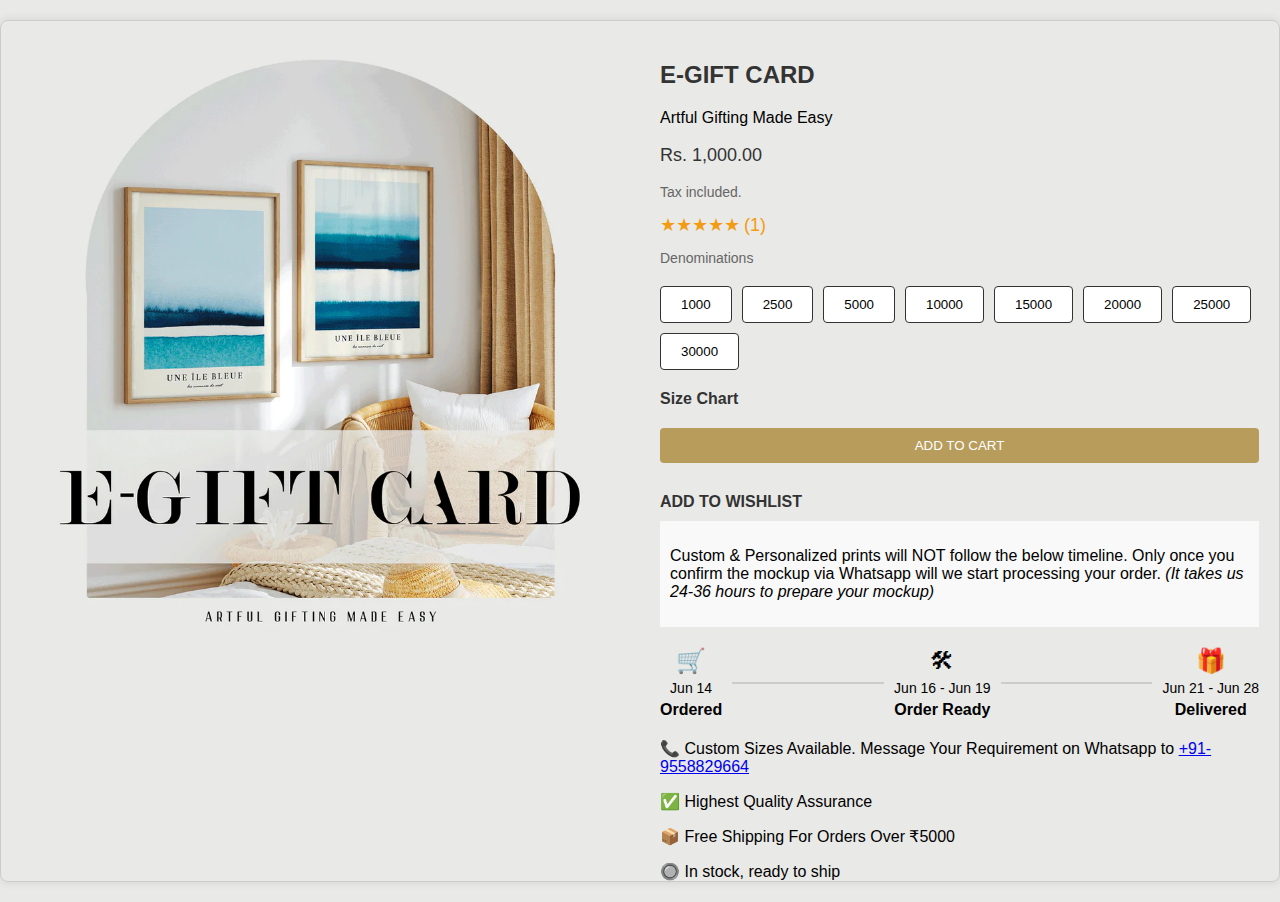
<file: e-gift card/index.html>
<!DOCTYPE html>
<html lang="en">
<head>
    <meta charset="UTF-8">
    <meta name="viewport" content="width=device-width, initial-scale=1.0">
    <title>Nook At You E-Gift Card</title>
    <link rel="stylesheet" href="styles.css">
    <style>
        body {
    font-family: Arial, sans-serif;
    margin: 0;
    padding: 0;
    background-color: #e9e9e7;
}

.container {
    display: flex;
    max-width: 1200vh;
    margin: 20px auto;
    border: 1px solid #ccc;
    box-shadow: 0 0 10px rgba(0, 0, 0, 0.1);
    border-radius: 8px;
    overflow: hidden;
}

.left-section {
    flex: 1;
    padding: 20px;
    text-align: center;
    overflow: hidden;
}

.right-section {
    flex: 1;
    padding: 20px;
    overflow-y: auto; 
    max-height: calc(100vh - 40px); 
    box-sizing: border-box; 
}

.gift-card-image {
    width: 100%;
    height: auto;
    max-width: 100%;
    border-radius: 10px;
}

h1, h2 {
    font-size: 24px;
    color: #333;
    margin: 20px 0;
}

.price {
    font-size: 18px;
    color: #333;
}

.tax, .rating, .label {
    font-size: 14px;
    color: #666;
}

.rating span {
    font-size: 18px;
    color: #f39c12;
}

.denominations {
    display: flex;
    flex-wrap: wrap;
    gap: 10px;
    margin: 20px 0;
}

.denominations button {
    padding: 10px 20px;
    background-color: #fff;
    border: 1px solid #333;
    border-radius: 4px;
    cursor: pointer;
}

.denominations button:hover {
    background-color: #f1f1f1;
}
.timeline {
    display: flex;
    align-items: center;
    justify-content: space-between;
    margin: 20px 0;
}

.timeline-line {
    flex: 1;
    height: 2px;
    background-color: #ccc;
    margin: 0 10px;
}

.timeline-step {
    display: flex;
    align-items: center;
    flex-direction: column;
    text-align: center;
}

 .timeline-step .icon {
    font-size: 24px;
}

    .timeline-step .date {
    font-size: 14px;
    margin: 5px 0;
} 

.timeline-step .status {
    font-weight: bold;
}



.size-chart a, .wishlist a {
    display: block;
    margin: 10px 0;
    color: #333;
    text-decoration: none;
    font-weight: bold;
}

.buttons {
    margin: 20px 0;
}

.add-to-cart, .buy-it-now {
    padding: 10px 20px;
    border: none;
    border-radius: 4px;
    cursor: pointer;
    width: 100%;
    margin-bottom: 10px;
}

.add-to-cart {
    background-color: #fff;
    border: 1px solid #333;
    color: #333;
}

.add-to-cart:hover {
    background-color: #f1f1f1;
}

.buy-it-now {
    background-color: #b89c5c;
    color: #fff;
}

.buy-it-now:hover {
    background-color: #a3843b;
}

.custom-notice{
    background-color: #f9f9f9;
    padding: 10px;
    margin-bottom: 20px;
}
.accordion {
    margin-bottom: 20px;
}

.accordion-item {
    border-bottom: 1px solid #ccc;
}

.accordion-button {
    background: none;
    border: none;
    text-align: left;
    width: 100%;
    padding: 15px;
    font-size: 16px;
    cursor: pointer;
    outline: none;
    transition: background-color 0.2s;
}

.accordion-button:hover {
    background-color: #f1f1f1;
}

.accordion-content {
    display: none;
    padding: 15px;
    font-size: 14px;
    background-color: #fafafa;
}

.social-sharing {
    text-align: center;
    margin-top: 20px;
}

.social-icon {
    margin: 0 10px;
    text-decoration: none;
    color: #000;
    font-size: 14px;
    display: inline-block;
}

/* Social sharing icons */
.social-icon {
    display: inline-block;
    margin-right: 10px;
    transition: transform 0.3s ease;
}
.social-icon img {
    width: 40px; /* Adjust size as needed */
    height: 40px; /* Adjust size as needed */
}

/* Hover effect */
.social-icon:hover {
    transform: scale(1.1);
}



@media (max-width: 768px) {
    .container {
        flex-direction: column;
    }

    .left-section, .right-section {
        flex: 1 1 100%; 
        order: initial; 
    }

    .gift-card-image {
        border-radius: 8px; 
    }
}



    </style>
</head>
<body>
    <div class="container">
        <div class="left-section">
            <img src="E-Gift-Card-_.webp" alt="E-Gift Card Image" class="gift-card-image">
        </div>
        <div class="right-section">
            <h1>E-GIFT CARD</h1>
            <p>Artful Gifting Made Easy</p>
            <p class="price">Rs. 1,000.00</p>
            <p class="tax">Tax included.</p>
            <div class="rating">
                <span>★★★★★</span>
                <span>(1)</span>
            </div>
            <p class="label">Denominations</p>
            <div class="denominations">
                <button>1000</button>
                <button>2500</button>
                <button>5000</button>
                <button>10000</button>
                <button>15000</button>
                <button>20000</button>
                <button>25000</button>
                <button>30000</button>
            </div>
            <div class="size-chart">
                <a href="#">Size Chart</a>
            </div>
            <div class="buttons">
                
                <button class="buy-it-now" >ADD TO CART</button>
            </div>
            <div class="wishlist">
                <a href="#">ADD TO WISHLIST</a>
            </div>
            <div class="custom-notice">
                <p>Custom & Personalized prints will NOT follow the below timeline. Only once you confirm the mockup via Whatsapp will we start processing your order. <i>(It takes us 24-36 hours to prepare your mockup)</i></p>
                <div class="order-status"></div>
            </div>
            <div class="timeline">
                <div class="timeline-step">
                    <div class="icon">&#128722;</div>
                    <div class="date">Jun 14</div>
                    <div class="status">Ordered</div>
                </div>
                <div class="timeline-line"></div>
                <div class="timeline-step">
                    <div class="icon">&#128736;</div>
                    <div class="date">Jun 16 - Jun 19</div>
                    <div class="status">Order Ready</div>
                </div>
                <div class="timeline-line"></div>
                <div class="timeline-step">
                    <div class="icon">&#127873;</div>
                    <div class="date">Jun 21 - Jun 28</div>
                    <div class="status">Delivered</div>
                </div>
            </div>
            <div class="info-section">
                <p>&#128222; Custom Sizes Available. Message Your Requirement on Whatsapp to <a href="tel:+919558829664">+91-9558829664</a></p>
                <p>&#9989; Highest Quality Assurance</p>
                <p>&#128230; Free Shipping For Orders Over &#8377;5000</p>
                <p>&#128280; In stock, ready to ship</p>
            </div>
            <h2>Introducing the Space X Interior's E-Gift Card: The Perfect Present for Art Enthusiasts</h2>
            <p>Discover the ultimate gifting solution with our brand-new Space X Interior's E-Gift Card. Treat your loved ones to the joy of choosing their favorite wall art prints from our extensive collection.</p>
            <p>Discover the ultimate gifting solution with our brand-new Space X Interior's E-Gift Card*. Treat your loved ones to the joy of choosing their favorite wall art prints from our extensive collection. Whether they are passionate about modern art, botanical illustrations, or captivating landscapes, our E-Gift Card opens the door to a world of artistic possibilities.</p>
            <p>With just a few clicks, you can effortlessly send this virtual gift directly to their inbox. It's a thoughtful and convenient way to celebrate birthdays, anniversaries, or any special occasion. Let them unleash their creativity and curate their own personalized gallery wall with our exquisite prints.</p>
            <p>Give the gift of art with the Space X Interior's E-Gift Card and bring a smile to the face of your beloved art enthusiasts. It's the perfect way to inspire and uplift their living spaces with stunning wall art that reflects their unique style and passion.</p>
            <p><em>*Note: The Space X Interior's E-Gift Card is redeemable exclusively on our website for a seamless and enjoyable shopping experience.</em></p>
            <div class="accordion">
                <div class="accordion-item">
                    <button class="accordion-button">Please Read Before Placing an Order</button>
                    <div class="accordion-content">
                        <p>Content for Please Read Before Placing an Order...</p>
                    </div>
                </div>
                <div class="accordion-item">
                    <button class="accordion-button">Shipping Information</button>
                    <div class="accordion-content">
                        <p>Content for Shipping Information...</p>
                    </div>
                </div>
                <div class="accordion-item">
                    <button class="accordion-button">Returns & Cancellations</button>
                    <div class="accordion-content">
                        <p>Content for Returns & Cancellations...</p>
                    </div>
                    
                </div>
            </div>
        
            <div class="social-sharing">
                <a href="https://www.instagram.com/space.x_interiors/?next=%2F" class="social-icon insta"><img src="insta.webp" alt="instagram"></a>
                <a href="https://x.com/SpaceXInte33699" class="social-icon tw"><img src="twitter.png" alt="Twitter"></a>
                
            </div>
            <div class="buttons">
            
                <button class="buy-it-now" onclick="window.location.href='../index.html'">Back To Home</button>
            </div>
            
        </div>
        
    </div>
    
</body>
</html>
</file>
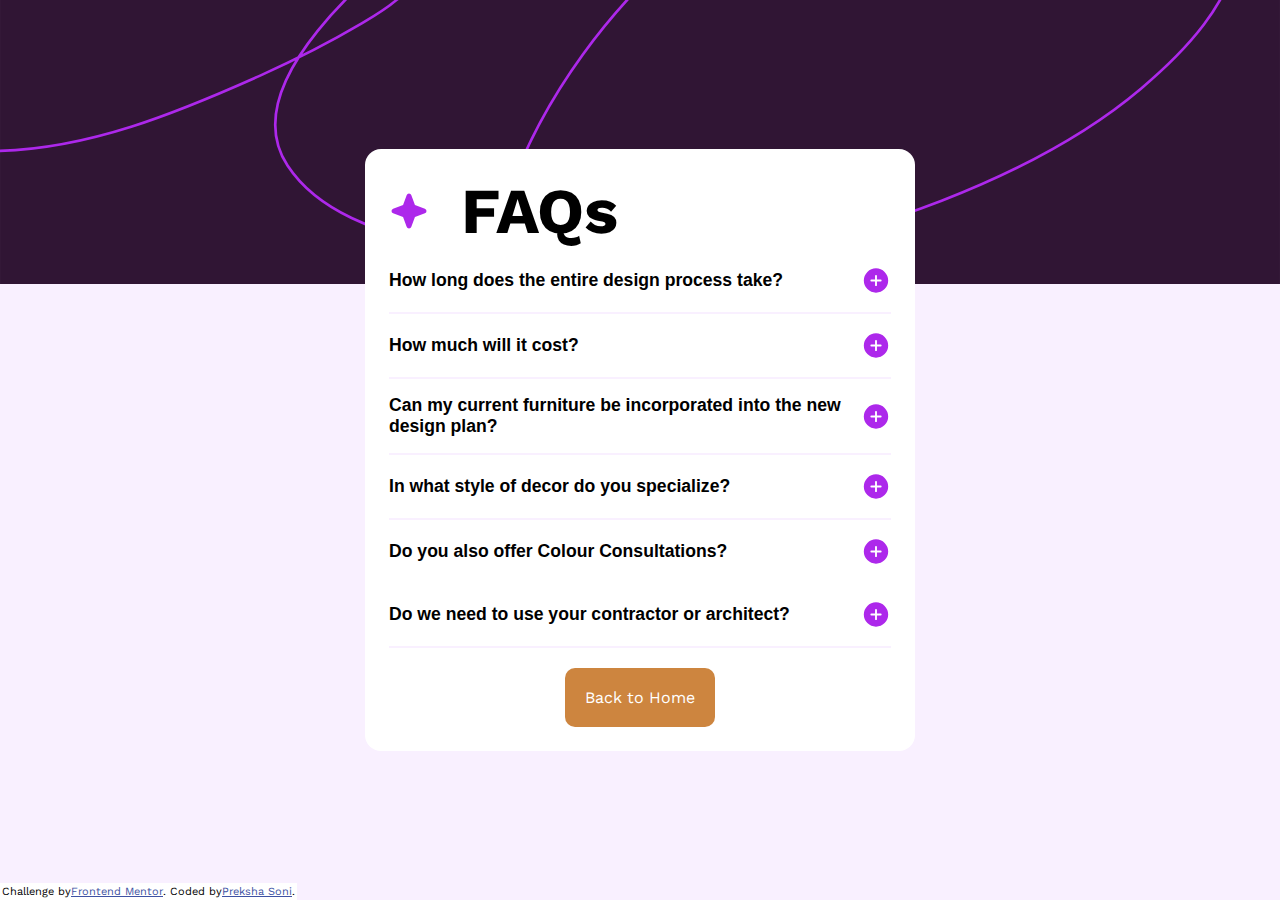
<file: FAQs/index.html>
<!DOCTYPE html>
<html lang="en">

<head>
  <meta charset="UTF-8">
  <meta name="viewport" content="width=device-width, initial-scale=1.0">
  <!-- displays site properly based on user's device -->

  <link rel="icon" type="image/png" sizes="32x32" href="./assets/images/favicon-32x32.png">
  <link rel="preconnect" href="https://fonts.googleapis.com">
  <link rel="preconnect" href="https://fonts.gstatic.com" crossorigin>
  <link href="https://fonts.googleapis.com/css2?family=Work+Sans:ital,wght@0,100..900;1,100..900&display=swap"
    rel="stylesheet">
  <link rel="stylesheet"
    href="C:\Users\deep patel\Desktop\xammp\htdocs\shopping-cart\homepage\homepage\FAQs\style.css" />
  <script src="C:\Users\deep patel\Desktop\xammp\htdocs\shopping-cart\homepage\homepage\FAQs\main.js" defer></script>
  <style>
    :root {
      --white: hsl(0, 0%, 100%);
      --lightPink: hsl(275, 100%, 97%);
      --purple: hsl(280.92, 82.98%, 53.92%);
      --grayishPurple: hsl(292, 16%, 49%);
      --darkPurple: hsl(292, 42%, 14%);
      --blue: hsl(228, 45%, 44%);
    }

    * {
      padding: 0;
      margin: 0;
      box-sizing: border-box;
    }

    body {
      background-color: var(--lightPink);
      background-image: url(assets/images/background-pattern-desktop.svg);
      background-repeat: no-repeat;
      background-size: 100%;
      font-family: 'Work Sans', 'sans-serif';
      min-height: 100vh;
      display: grid;
      place-content: center;
    }

    img,
    svg {
      max-width: 100%;
      display: block;
    }

    button {
      cursor: pointer;
      background-color: transparent;
      width: 100%;
      padding: 1rem 0;
      font-size: 1.1rem;
      font-weight: 600;
      text-align: left;
      display: flex;
      align-items: center;
      justify-content: space-between;
      gap: 1rem;
      border: 0;
    }

    button:hover {
      color: var(--purple);
    }

    main {
      background-color: var(--white);
      max-width: 550px;
      padding: 1.5rem;
      margin: 1rem;
      border-radius: 1rem;
    }

    .faq-headline {
      display: flex;
      gap: 2rem;
    }

    .faq-headline h1 {
      font-size: 4rem;
      font-weight: 700;
    }

    .accordion-container .accordion-item:not(:last-child) {
      border-bottom: 2px solid var(--lightPink);
    }

    .accordion-item .icons img {
      min-width: 30px;
    }

    .accordion-item .icons .minus-icon {
      display: none;
    }

    .accordion-description {
      background-color: var(--white);
      max-height: 0;
      overflow: hidden;
      transition: max-height 200ms ease;
    }

    .accordion-description p {
      color: var(--grayishPurple);
      padding: 0 0 1.5rem;
    }

    @media (max-width: 540px) {
      body {
        background-image: url(assets/images/background-pattern-mobile.svg);
      }
    }

    .attribution {
      font-size: 11px;
      text-align: center;
      display: inline-flex;
      justify-content: center;
      align-items: center;
      position: fixed;
      bottom: 0;
      padding: 2px;
      background-color: var(--white);
    }

    .attribution a {
      color: var(--blue);
    }

    .center-button-container {
      display: flex;
      justify-content: center;
      margin-top: 20px;
    }

    .center-button-container .btn {
      background-color: peru;
      text-decoration: none;
      color: white;
      border-radius: 10px;
      padding: 20px 20px;
    }
  </style>
  <title>Frontend Mentor | FAQ accordion</title>
</head>

<body>
  <main>
    <div class="faq-headline">
      <img src="assets/images/icon-star.svg" alt="Star Icon">
      <h1>FAQs</h1>
    </div>

    <div class="accordion-container">
      <div class="accordion-item">
        <button class="accordion-btn" type="button">
          How long does the entire design process take?

          <div class="icons">
            <img class="plus-icon btn-icon" src="assets/images/icon-plus.svg" alt="Plus Icon">
            <img class="minus-icon btn-icon" src="assets/images/icon-minus.svg" alt="Minus Icon">
          </div>
        </button>

        <div role="paragraph" class="accordion-description">
          <p>
            Generally, six months is a good rule of thumb.
            Smaller projects can take as little as three months.
            Larger projects can take upwards of one year.
            For a more detailed explanation of our process, click here.
          </p>
        </div>
      </div>

      <div class="accordion-item">
        <button class="accordion-btn" type="button">
          How much will it cost?

          <div class="icons">
            <img class="plus-icon btn-icon" src="assets/images/icon-plus.svg" alt="Plus Icon">
            <img class="minus-icon btn-icon" src="assets/images/icon-minus.svg" alt="Minus Icon">
          </div>
        </button>

        <div role="paragraph" class="accordion-description">
          <p>
            Costs vary depending on the scope of projects.
            There's a range depending the scope of the project.
            This is determined through the estimate we produce
            after the consultation in which we spell out a high to low range.
          </p>
        </div>
      </div>

      <div class="accordion-item">
        <button class="accordion-btn" type="button">
          Can my current furniture be incorporated into the new design plan?

          <div class="icons">
            <img class="plus-icon btn-icon" src="assets/images/icon-plus.svg" alt="Plus Icon">
            <img class="minus-icon btn-icon" src="assets/images/icon-minus.svg" alt="Minus Icon">
          </div>
        </button>

        <div role="paragraph" class="accordion-description">
          <p>
            Yes, to a point. We strive to utilize as much of your
            current furniture into the new design plan as possible.
            You’ve spent a lifetime accumulating things that make you happy.
            We find that your current furniture is a good jumping-off point
            for a more cohesive design plan. Often, however, some pieces just can’t be used.
            If they are of poor quality, too worn, out-dated or just not in keeping with
            the new design plan, we cannot use them.
          </p>
        </div>
      </div>

      <div class="accordion-item">
        <button class="accordion-btn" type="button">
          In what style of decor do you specialize?
          <div class="icons">
            <img class="plus-icon btn-icon" src="assets/images/icon-plus.svg" alt="Plus Icon">
            <img class="minus-icon btn-icon" src="assets/images/icon-minus.svg" alt="Minus Icon">
          </div>
        </button>

        <div role="paragraph" class="accordion-description">
          <p>
            We work in a wide variety of design genres depending
            on the needs and tastes of our clients. We interpret the
            personalities and decor tastes of our clients into living
            spaces that are refined, modern, luxurious, exotic and comfortable.
            Well-versed in the gamut of decorating styles, we like mixing them,
            thereby making our overall design aesthetic uniquely Global Home.
            Browse some past projects under the Interior Design category to get
            a better idea of our work.
          </p>
        </div>
      </div>
      <div class="accordion-item">
        <button class="accordion-btn" type="button">
          Do you also offer Colour Consultations?
          <div class="icons">
            <img class="plus-icon btn-icon" src="assets/images/icon-plus.svg" alt="Plus Icon">
            <img class="minus-icon btn-icon" src="assets/images/icon-minus.svg" alt="Minus Icon">
          </div>
        </button>

        <div role="paragraph" class="accordion-description">
          <p>
            We offer Interior Design Consultations,
            which can be fully dedicated to the selection
            of colours and/ or other finishes. It is not
            just about picking the ‘most beautiful’ colour,
            but the one that suits your personality,
            works well with the other elements in the space
            and enhances the overall look and feel of it.
          </p>
        </div>
        <div class="accordion-item">
          <button class="accordion-btn" type="button">
            Do we need to use your contractor or architect?
            <div class="icons">
              <img class="plus-icon btn-icon" src="assets/images/icon-plus.svg" alt="Plus Icon">
              <img class="minus-icon btn-icon" src="assets/images/icon-minus.svg" alt="Minus Icon">
            </div>
          </button>
          <div role="paragraph" class="accordion-description">
            <p>
              No, if you have already hired or know someone
              who you’d like to work with, I am happy to talk
              to them and see how we can collaborate on your project.
            </p>
          </div>
        </div>
        <div class="center-button-container">
          <a href="../index.html" class="btn btn-block">Back to Home</a>
        </div>
  </main>

  <footer class="attribution">
    Challenge by
    <a href="https://www.frontendmentor.io/challenges/faq-accordion-wyfFdeBwBz" rel="noopener" target="_blank">Frontend
      Mentor</a>. Coded by <a href="#">Preksha Soni</a>.
  </footer>
  <script>const accordionBtns = document.querySelectorAll('.accordion-btn')

    accordionBtns.forEach(btn => {
      btn.addEventListener('click', function () {
        this.classList.toggle('active')
        const accordionDescription = this.nextElementSibling
        const plusIcon = this.querySelector('.plus-icon')
        const minusIcon = this.querySelector('.minus-icon')

        if (accordionDescription.style.maxHeight) {
          accordionDescription.style.maxHeight = null
          plusIcon.style.display = 'block'
          minusIcon.style.display = 'none'
        } else {
          accordionDescription.style.maxHeight = accordionDescription.scrollHeight + 'px'
          plusIcon.style.display = 'none'
          minusIcon.style.display = 'block'
        }
      })
    })</script>
</body>

</html>
</file>
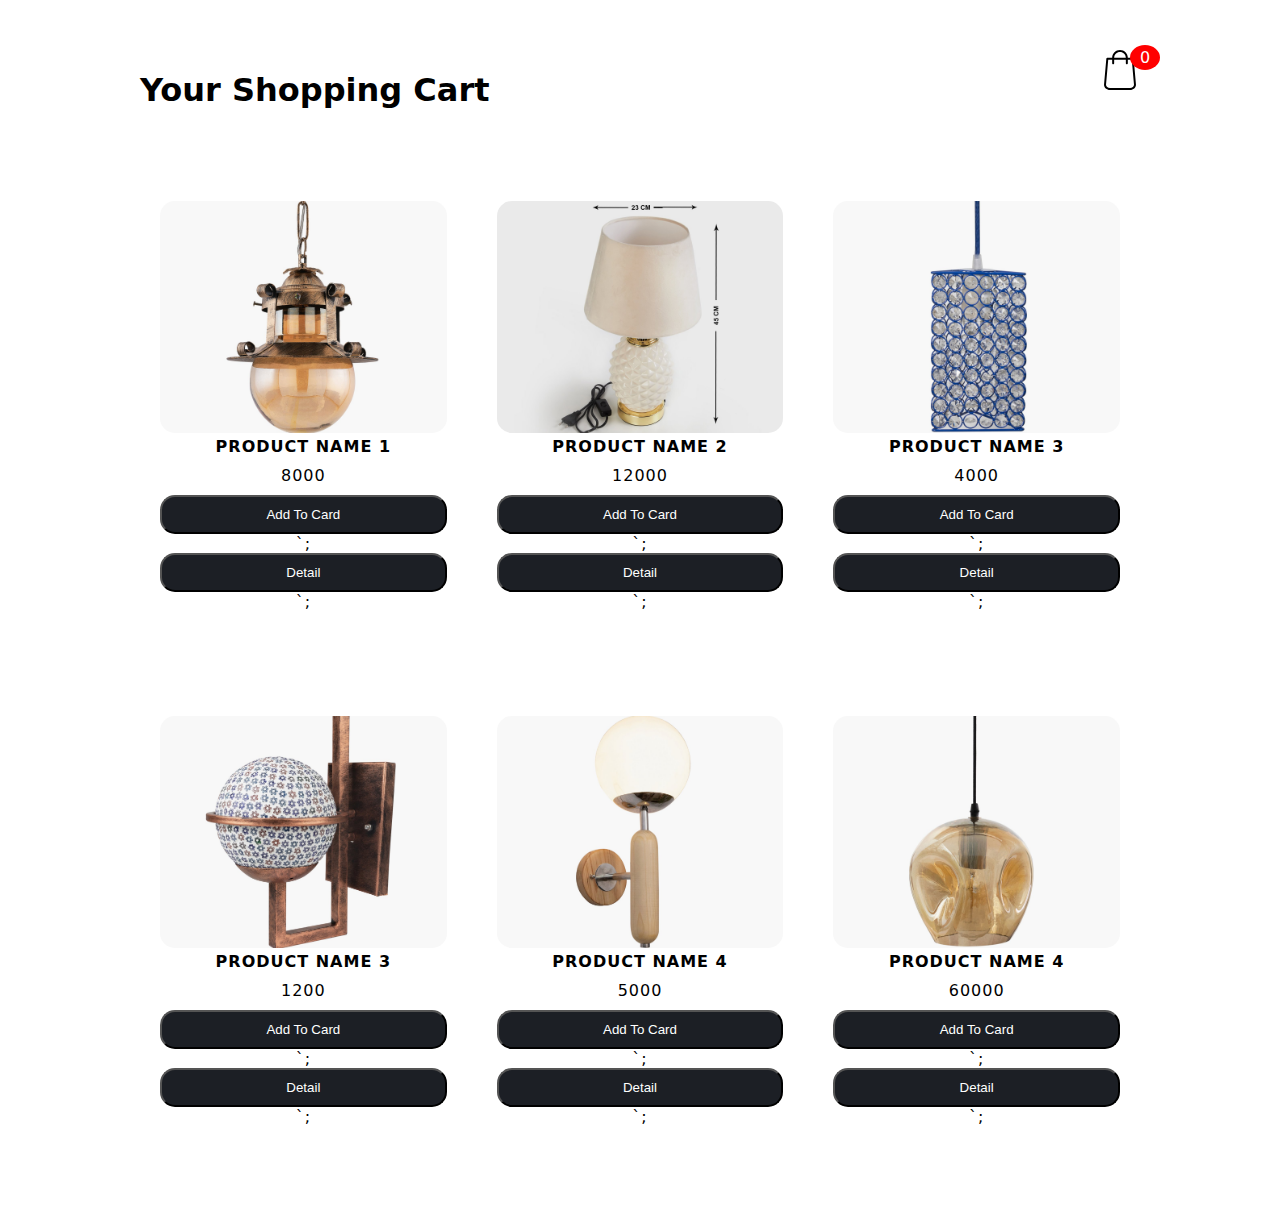
<file: light and lamp/index.html>
<!DOCTYPE html>
<html lang="en">

<head>
    <meta charset="UTF-8">
    <meta http-equiv="X-UA-Compatible" content="IE=edge">
    <meta name="viewport" content="width=device-width, initial-scale=1.0">
    <title>Document</title>
    
    <link rel="stylesheet" href="style.css">
    
</head>

<body class="">

    <div class="container">
        <header>
            <h1>Your Shopping Cart</h1>
            <div class="shopping">
                <img src="shopping.svg">
                <span class="quantity">0</span>
            </div>
        </header>

        <div class="list">
       <div class="item" >
        <img src="img_1-remove-bg.jpg" id="imge1">
        <div class="title">PRODUCT NAME 1</div>
        <div class="price">8000</div>
        <button onclick="addToCard(0)">Add To Card</button>`;
        <button onclick="Detail(0)">Detail</button>`;
       </div>
        
    <div class="item" >
        <img src="img_2-remove-bg.jpg" id="imge2">
        <div class="title">PRODUCT NAME 2</div>
        <div class="price">12000</div>
        <button onclick="addToCard(1)">Add To Card</button>`;
        <button onclick="Detail(0)">Detail</button>`;
    </div>
    
    <div class="item">
        <img src="img_3-remove-bg.jpg" id="imge3">
        <div class="title">PRODUCT NAME 3</div>
        <div class="price">4000</div>
        <button onclick="addToCard(2)">Add To Card</button>`;
        <button onclick="Detail(0)">Detail</button>`;
    </div>


    <div class="item">
        <img src="img_4-remove-bg.jpg" id="imge4">
        <div class="title">PRODUCT NAME 3</div>
        <div class="price">1200</div>
        <button onclick="addToCard(3)">Add To Card</button>`;
        <button onclick="Detail(0)">Detail</button>`;
    </div>

    <div class="item">
        <img src="img_5-remove-bg.jpg" id="imge5">
        <div class="title">PRODUCT NAME 4</div>
        <div class="price">5000</div>
        <button onclick="addToCard(4)">Add To Card</button>`;
        <button onclick="Detail(0)">Detail</button>`;
    </div>

    <div class="item">
        <img src="img_6-remove-bg.jpg" id="imge6">
        <div class="title">PRODUCT NAME 4</div>
        <div class="price">60000</div>
        <button onclick="addToCard(5)">Add To Card</button>`;
        <button onclick="Detail(0)">Detail</button>`;
    </div>
    
           
         </div>
        </div>
    </div>
    <div class="card">
        <h1>Card</h1>
        <ul class="listCard">
     
        </ul>

        <div class="checkOut">
            <div class="closeShopping">Close</div>
            <div class="total" type="button" onclick="window.location = 'checkout.html';">
      
    </div>
    </div>

            </div>
            
           
        
    </div>

    <script src="app.js"></script>
    









</body>

</html>
</file>
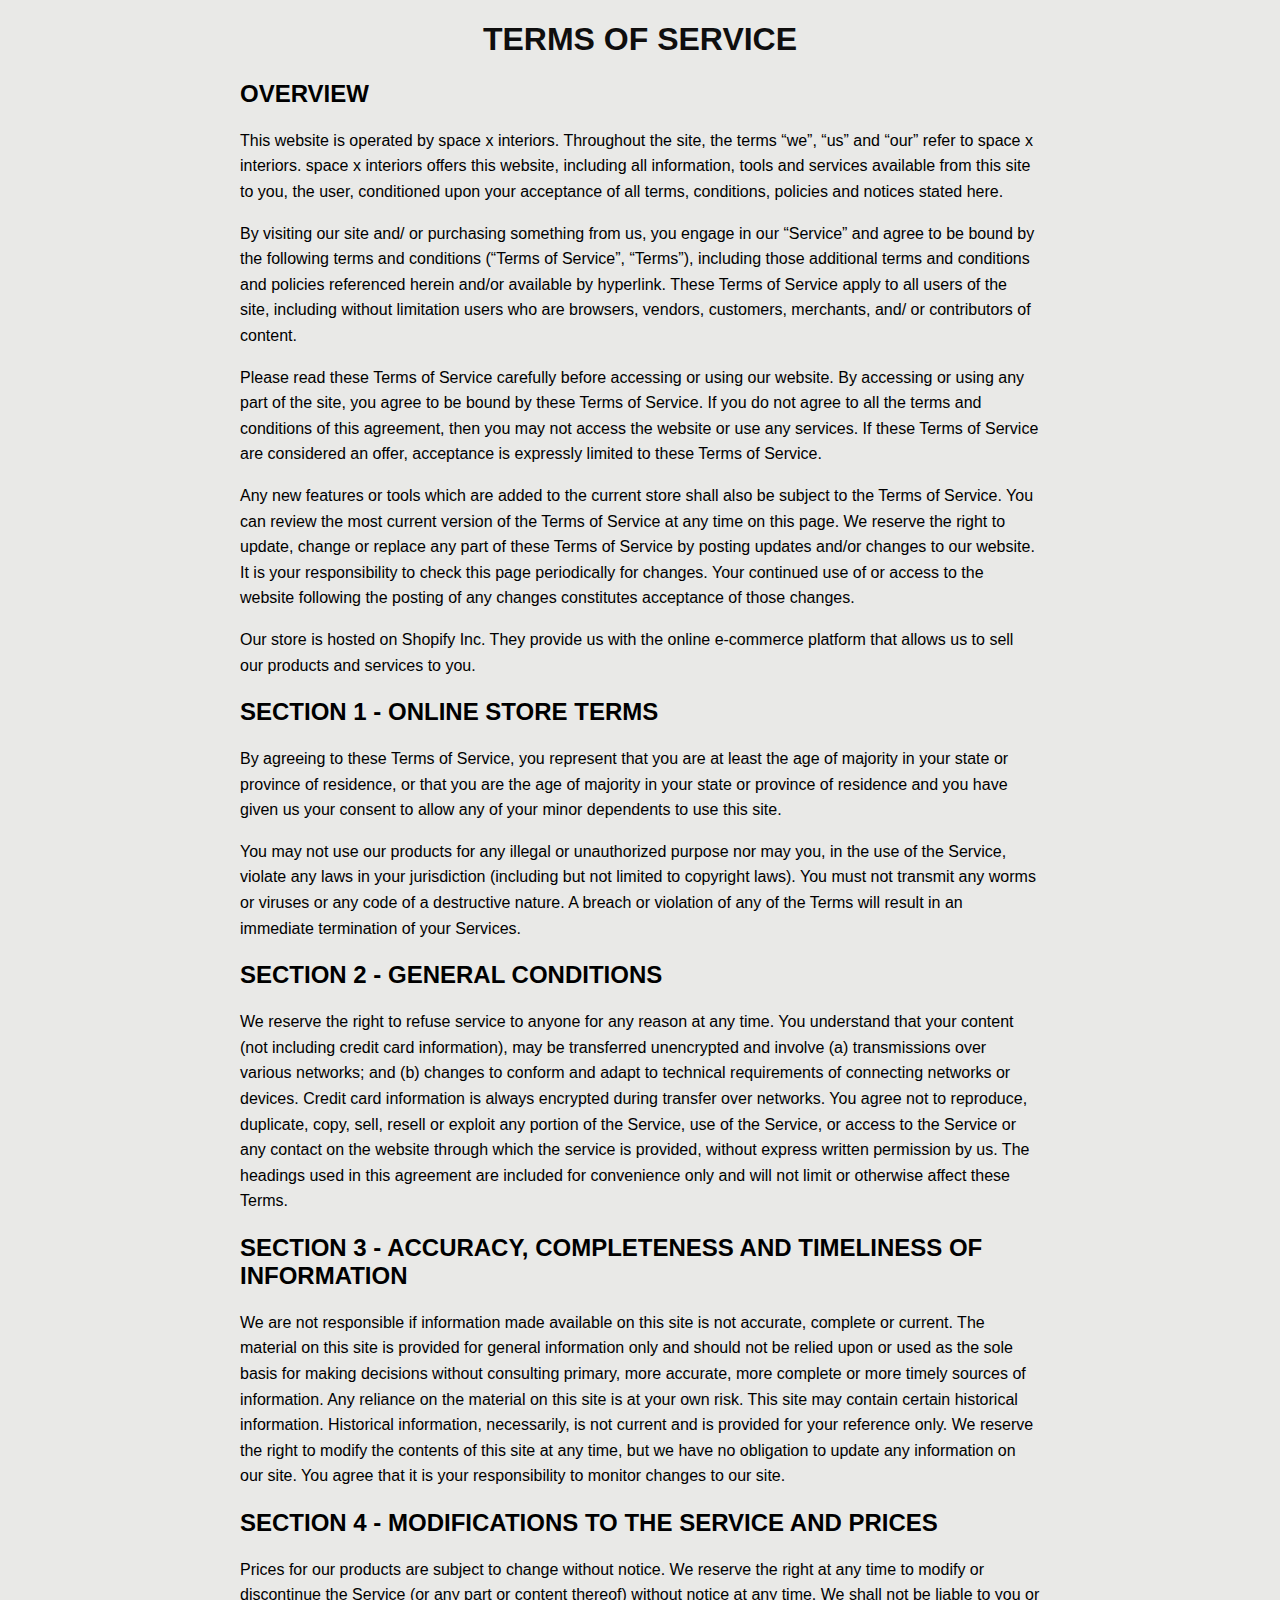
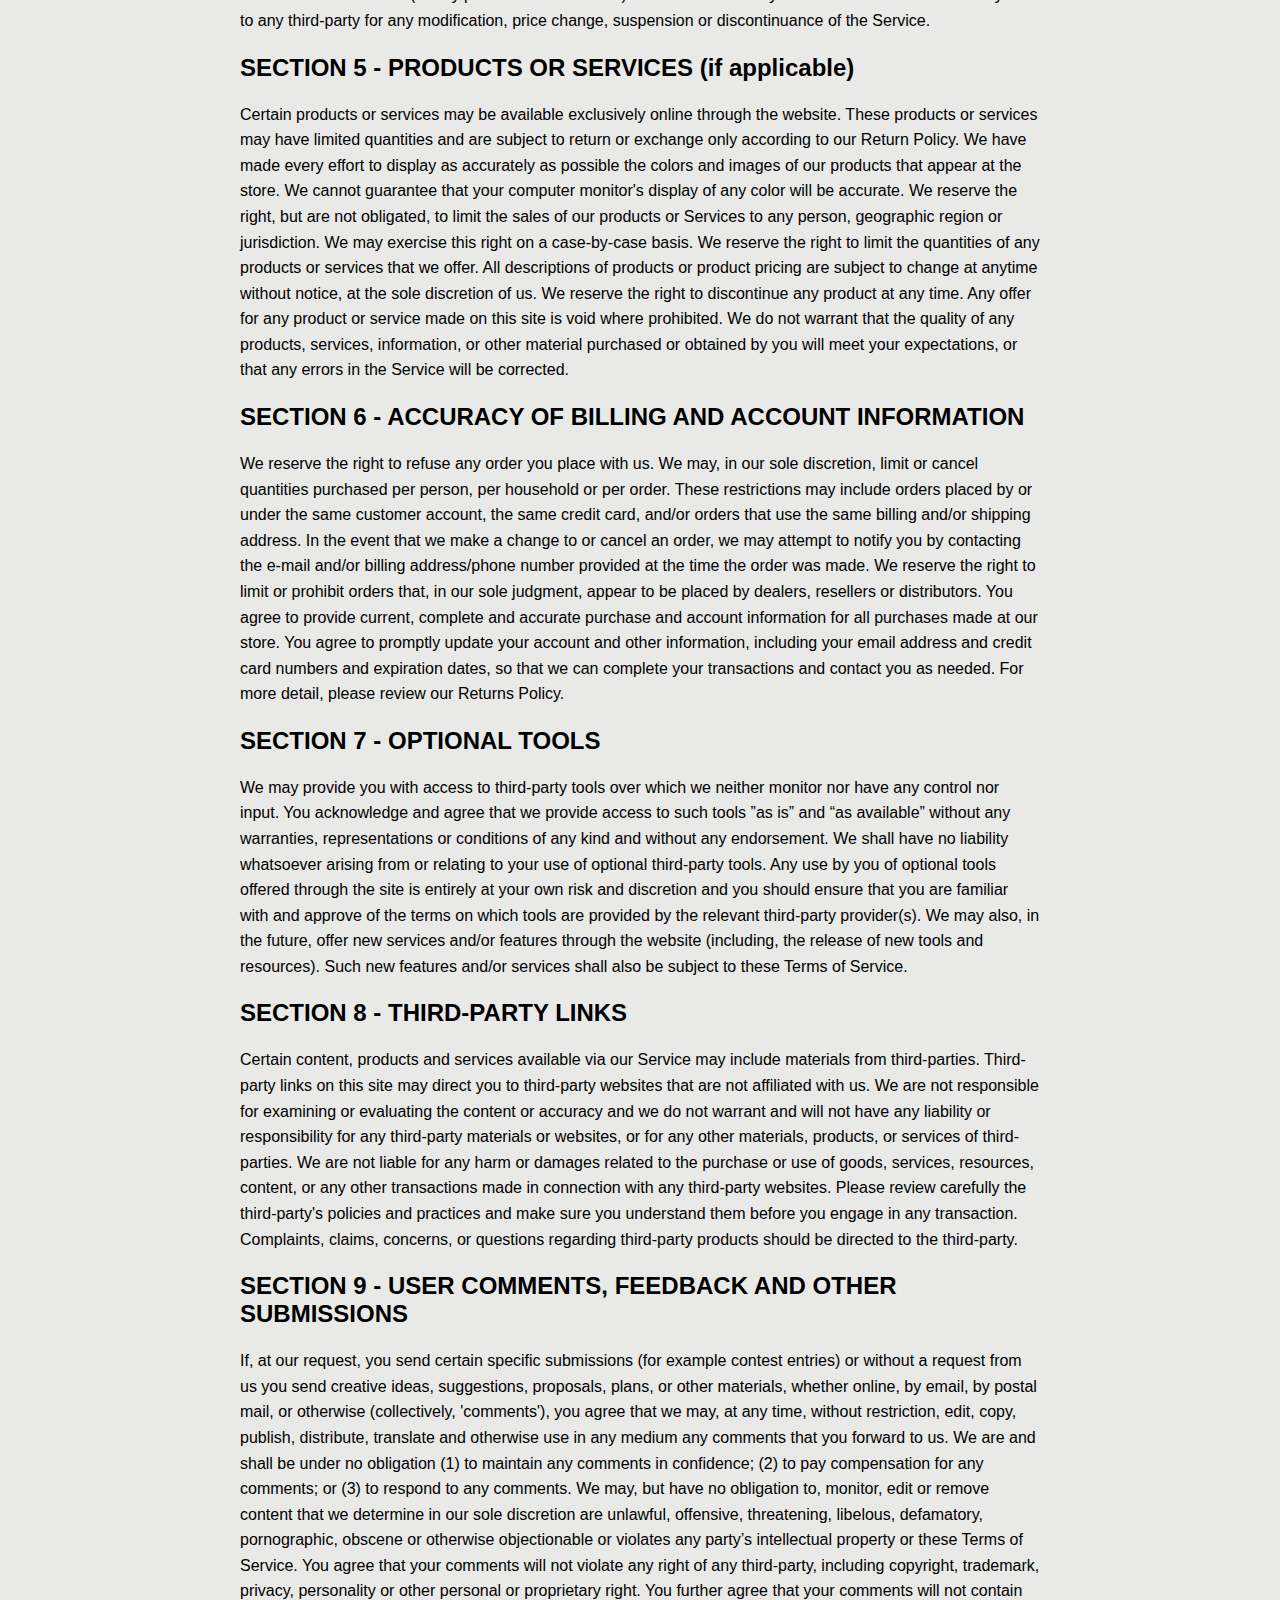
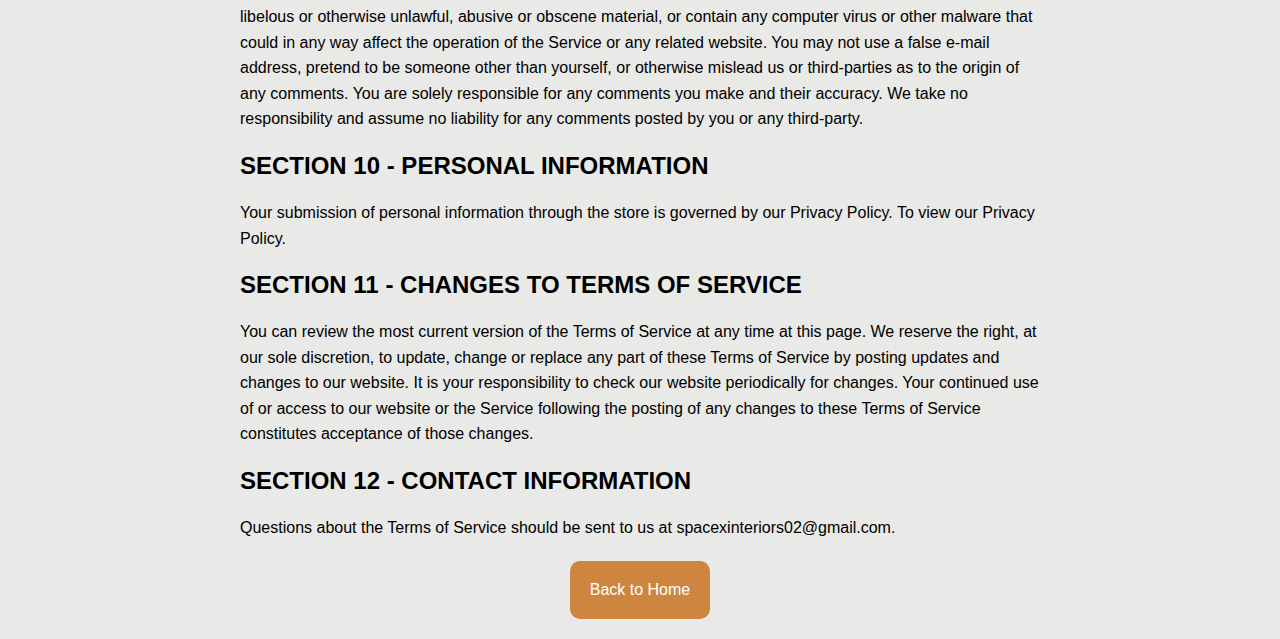
<file: terms and services/index.html>
<!DOCTYPE html>
<html lang="en">

<head>
    <meta charset="UTF-8">
    <meta name="viewport" content="width=device-width, initial-scale=1.0">
    <title>Terms of service</title>
    <style>
        body {
            font-family: Arial, sans-serif;
            margin: 20px;
            background-color: #e9e9e7;
            animation: fadeInAnimation ease 3s;
            animation-iteration-count: 1;
            animation-fill-mode: forwards;
        }

        @keyframes fadeInAnimation {
            0% {
                opacity: 0;
            }

            100% {
                opacity: 1;
            }
        }

        h1 {
            color: #0f0e0e;
            text-align: center;
        }

        h2 {
            margin-bottom: 20px;
        }

        p {
            line-height: 1.6;
            margin-bottom: 10px;
        }

        .container {
            max-width: 800px;
            margin: 0 auto;
        }

        .center-button-container {
            display: flex;
            justify-content: center;
            margin-top: 20px;
        }

        .btn {
            background-color: peru;
            text-decoration: none;
            color: white;
            border-radius: 10px;
            padding: 20px 20px;
        }
    </style>
</head>

<body>
    <div class="container">
        <h1>TERMS OF SERVICE</h1>
        <h2>OVERVIEW</h2>
        <p>This website is operated by space x interiors. Throughout the site, the terms “we”, “us” and “our” refer to
            space x interiors. space x interiors offers this website, including all information, tools and services
            available from this site to you, the user, conditioned upon your acceptance of all terms, conditions,
            policies and notices stated here.</p>
        <p>By visiting our site and/ or purchasing something from us, you engage in our “Service” and agree to be bound
            by the following terms and conditions (“Terms of Service”, “Terms”), including those additional terms and
            conditions and policies referenced herein and/or available by hyperlink. These Terms of Service apply to all
            users of the site, including without limitation users who are browsers, vendors, customers, merchants, and/
            or contributors of content.</p>
        <p>Please read these Terms of Service carefully before accessing or using our website. By accessing or using any
            part of the site, you agree to be bound by these Terms of Service. If you do not agree to all the terms and
            conditions of this agreement, then you may not access the website or use any services. If these Terms of
            Service are considered an offer, acceptance is expressly limited to these Terms of Service.</p>
        <p>Any new features or tools which are added to the current store shall also be subject to the Terms of Service.
            You can review the most current version of the Terms of Service at any time on this page. We reserve the
            right to update, change or replace any part of these Terms of Service by posting updates and/or changes to
            our website. It is your responsibility to check this page periodically for changes. Your continued use of or
            access to the website following the posting of any changes constitutes acceptance of those changes.</p>
        <p>Our store is hosted on Shopify Inc. They provide us with the online e-commerce platform that allows us to
            sell our products and services to you.</p>
        <h2>SECTION 1 - ONLINE STORE TERMS</h2>
        <p>By agreeing to these Terms of Service, you represent that you are at least the age of majority in your state
            or province of residence, or that you are the age of majority in your state or province of residence and you
            have given us your consent to allow any of your minor dependents to use this site.</p>
        <p>You may not use our products for any illegal or unauthorized purpose nor may you, in the use of the Service,
            violate any laws in your jurisdiction (including but not limited to copyright laws). You must not transmit
            any worms or viruses or any code of a destructive nature. A breach or violation of any of the Terms will
            result in an immediate termination of your Services.</p>
        <h2>SECTION 2 - GENERAL CONDITIONS</h2>
        <p>We reserve the right to refuse service to anyone for any reason at any time. You understand that your content
            (not including credit card information), may be transferred unencrypted and involve (a) transmissions over
            various networks; and (b) changes to conform and adapt to technical requirements of connecting networks or
            devices. Credit card information is always encrypted during transfer over networks. You agree not to
            reproduce, duplicate, copy, sell, resell or exploit any portion of the Service, use of the Service, or
            access to the Service or any contact on the website through which the service is provided, without express
            written permission by us. The headings used in this agreement are included for convenience only and will not
            limit or otherwise affect these Terms.</p>
        <h2>SECTION 3 - ACCURACY, COMPLETENESS AND TIMELINESS OF INFORMATION</h2>
        <p>We are not responsible if information made available on this site is not accurate, complete or current. The
            material on this site is provided for general information only and should not be relied upon or used as the
            sole basis for making decisions without consulting primary, more accurate, more complete or more timely
            sources of information. Any reliance on the material on this site is at your own risk. This site may contain
            certain historical information. Historical information, necessarily, is not current and is provided for your
            reference only. We reserve the right to modify the contents of this site at any time, but we have no
            obligation to update any information on our site. You agree that it is your responsibility to monitor
            changes to our site.</p>
        <h2>SECTION 4 - MODIFICATIONS TO THE SERVICE AND PRICES</h2>
        <p>Prices for our products are subject to change without notice. We reserve the right at any time to modify or
            discontinue the Service (or any part or content thereof) without notice at any time. We shall not be liable
            to you or to any third-party for any modification, price change, suspension or discontinuance of the
            Service.</p>
        <h2>SECTION 5 - PRODUCTS OR SERVICES (if applicable)</h2>
        <p>Certain products or services may be available exclusively online through the website. These products or
            services may have limited quantities and are subject to return or exchange only according to our Return
            Policy. We have made every effort to display as accurately as possible the colors and images of our products
            that appear at the store. We cannot guarantee that your computer monitor's display of any color will be
            accurate. We reserve the right, but are not obligated, to limit the sales of our products or Services to any
            person, geographic region or jurisdiction. We may exercise this right on a case-by-case basis. We reserve
            the right to limit the quantities of any products or services that we offer. All descriptions of products or
            product pricing are subject to change at anytime without notice, at the sole discretion of us. We reserve
            the right to discontinue any product at any time. Any offer for any product or service made on this site is
            void where prohibited. We do not warrant that the quality of any products, services, information, or other
            material purchased or obtained by you will meet your expectations, or that any errors in the Service will be
            corrected.</p>
        <h2>SECTION 6 - ACCURACY OF BILLING AND ACCOUNT INFORMATION</h2>
        <p>We reserve the right to refuse any order you place with us. We may, in our sole discretion, limit or cancel
            quantities purchased per person, per household or per order. These restrictions may include orders placed by
            or under the same customer account, the same credit card, and/or orders that use the same billing and/or
            shipping address. In the event that we make a change to or cancel an order, we may attempt to notify you by
            contacting the e‑mail and/or billing address/phone number provided at the time the order was made. We
            reserve the right to limit or prohibit orders that, in our sole judgment, appear to be placed by dealers,
            resellers or distributors. You agree to provide current, complete and accurate purchase and account
            information for all purchases made at our store. You agree to promptly update your account and other
            information, including your email address and credit card numbers and expiration dates, so that we can
            complete your transactions and contact you as needed. For more detail, please review our Returns Policy.</p>
        <h2>SECTION 7 - OPTIONAL TOOLS</h2>
        <p>We may provide you with access to third-party tools over which we neither monitor nor have any control nor
            input. You acknowledge and agree that we provide access to such tools ”as is” and “as available” without any
            warranties, representations or conditions of any kind and without any endorsement. We shall have no
            liability whatsoever arising from or relating to your use of optional third-party tools. Any use by you of
            optional tools offered through the site is entirely at your own risk and discretion and you should ensure
            that you are familiar with and approve of the terms on which tools are provided by the relevant third-party
            provider(s). We may also, in the future, offer new services and/or features through the website (including,
            the release of new tools and resources). Such new features and/or services shall also be subject to these
            Terms of Service.</p>
        <h2>SECTION 8 - THIRD-PARTY LINKS</h2>
        <p>Certain content, products and services available via our Service may include materials from third-parties.
            Third-party links on this site may direct you to third-party websites that are not affiliated with us. We
            are not responsible for examining or evaluating the content or accuracy and we do not warrant and will not
            have any liability or responsibility for any third-party materials or websites, or for any other materials,
            products, or services of third-parties. We are not liable for any harm or damages related to the purchase or
            use of goods, services, resources, content, or any other transactions made in connection with any
            third-party websites. Please review carefully the third-party's policies and practices and make sure you
            understand them before you engage in any transaction. Complaints, claims, concerns, or questions regarding
            third-party products should be directed to the third-party.</p>
        <h2>SECTION 9 - USER COMMENTS, FEEDBACK AND OTHER SUBMISSIONS</h2>
        <p>If, at our request, you send certain specific submissions (for example contest entries) or without a request
            from us you send creative ideas, suggestions, proposals, plans, or other materials, whether online, by
            email, by postal mail, or otherwise (collectively, 'comments'), you agree that we may, at any time, without
            restriction, edit, copy, publish, distribute, translate and otherwise use in any medium any comments that
            you forward to us. We are and shall be under no obligation (1) to maintain any comments in confidence; (2)
            to pay compensation for any comments; or (3) to respond to any comments. We may, but have no obligation to,
            monitor, edit or remove content that we determine in our sole discretion are unlawful, offensive,
            threatening, libelous, defamatory, pornographic, obscene or otherwise objectionable or violates any party’s
            intellectual property or these Terms of Service. You agree that your comments will not violate any right of
            any third-party, including copyright, trademark, privacy, personality or other personal or proprietary
            right. You further agree that your comments will not contain libelous or otherwise unlawful, abusive or
            obscene material, or contain any computer virus or other malware that could in any way affect the operation
            of the Service or any related website. You may not use a false e‑mail address, pretend to be someone other
            than yourself, or otherwise mislead us or third-parties as to the origin of any comments. You are solely
            responsible for any comments you make and their accuracy. We take no responsibility and assume no liability
            for any comments posted by you or any third-party.</p>
        <h2>SECTION 10 - PERSONAL INFORMATION</h2>
        <p>Your submission of personal information through the store is governed by our Privacy Policy. To view our
            Privacy Policy.</p>
        <h2>SECTION 11 - CHANGES TO TERMS OF SERVICE</h2>
        <p>You can review the most current version of the Terms of Service at any time at this page. We reserve the
            right, at our sole discretion, to update, change or replace any part of these Terms of Service by posting
            updates and changes to our website. It is your responsibility to check our website periodically for changes.
            Your continued use of or access to our website or the Service following the posting of any changes to these
            Terms of Service constitutes acceptance of those changes.</p>
        <h2>SECTION 12 - CONTACT INFORMATION</h2>
        <p>Questions about the Terms of Service should be sent to us at spacexinteriors02@gmail.com.</p>

        <div class="center-button-container">
            <a href="../index.html" class="btn">Back to Home</a>
        </div>
    </div>
</body>

</html>
</file>
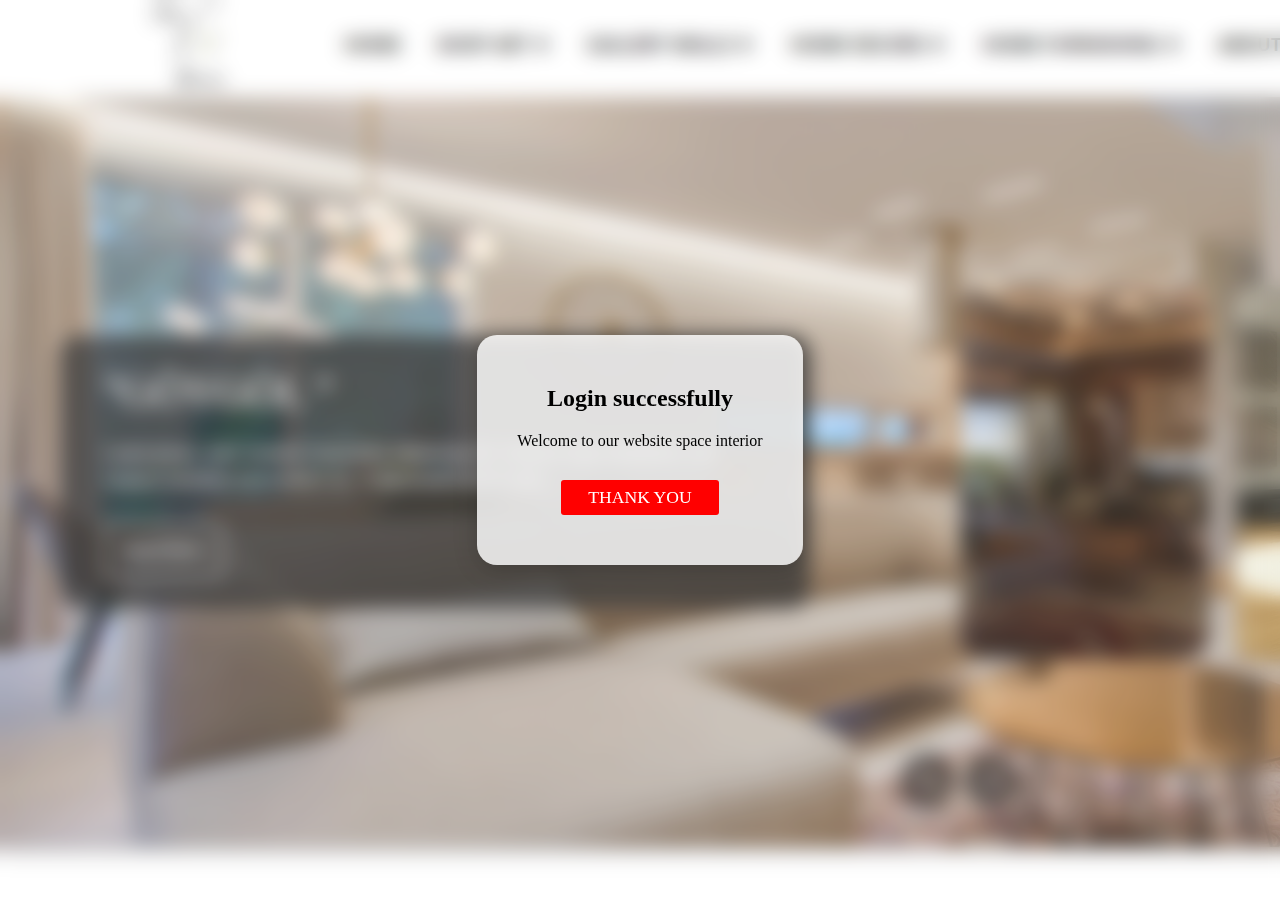
<file: index1.html>
<!DOCTYPE html>
<html lang="en">
<head>
    <meta charset="UTF-8">
    <meta name="viewport" content="width=device-width, initial-scale=1.0">
    <title>Document</title>
    <link rel="stylesheet" href="style1.css">
<link rel="stylesheet" href="https://cdnjs.cloudflare.com/ajax/libs/font-awesome/4.7.0/css/font-awesome.min.css">

</head>
<body>
    <div class="popup-screen">
        <div class="popup-box">
            <i class="fas fa-time close-btn"></i>
            <h2>Login successfully</h2>
            <p>Welcome to our website space interior</p>
 <a href="index.html" class="btn">Thank you</a>
 
        </div>
    </div>
    <div class="image">
        <img src="Screenshot (24).png" alt="">
    </div>
</body>
</html>
</file>
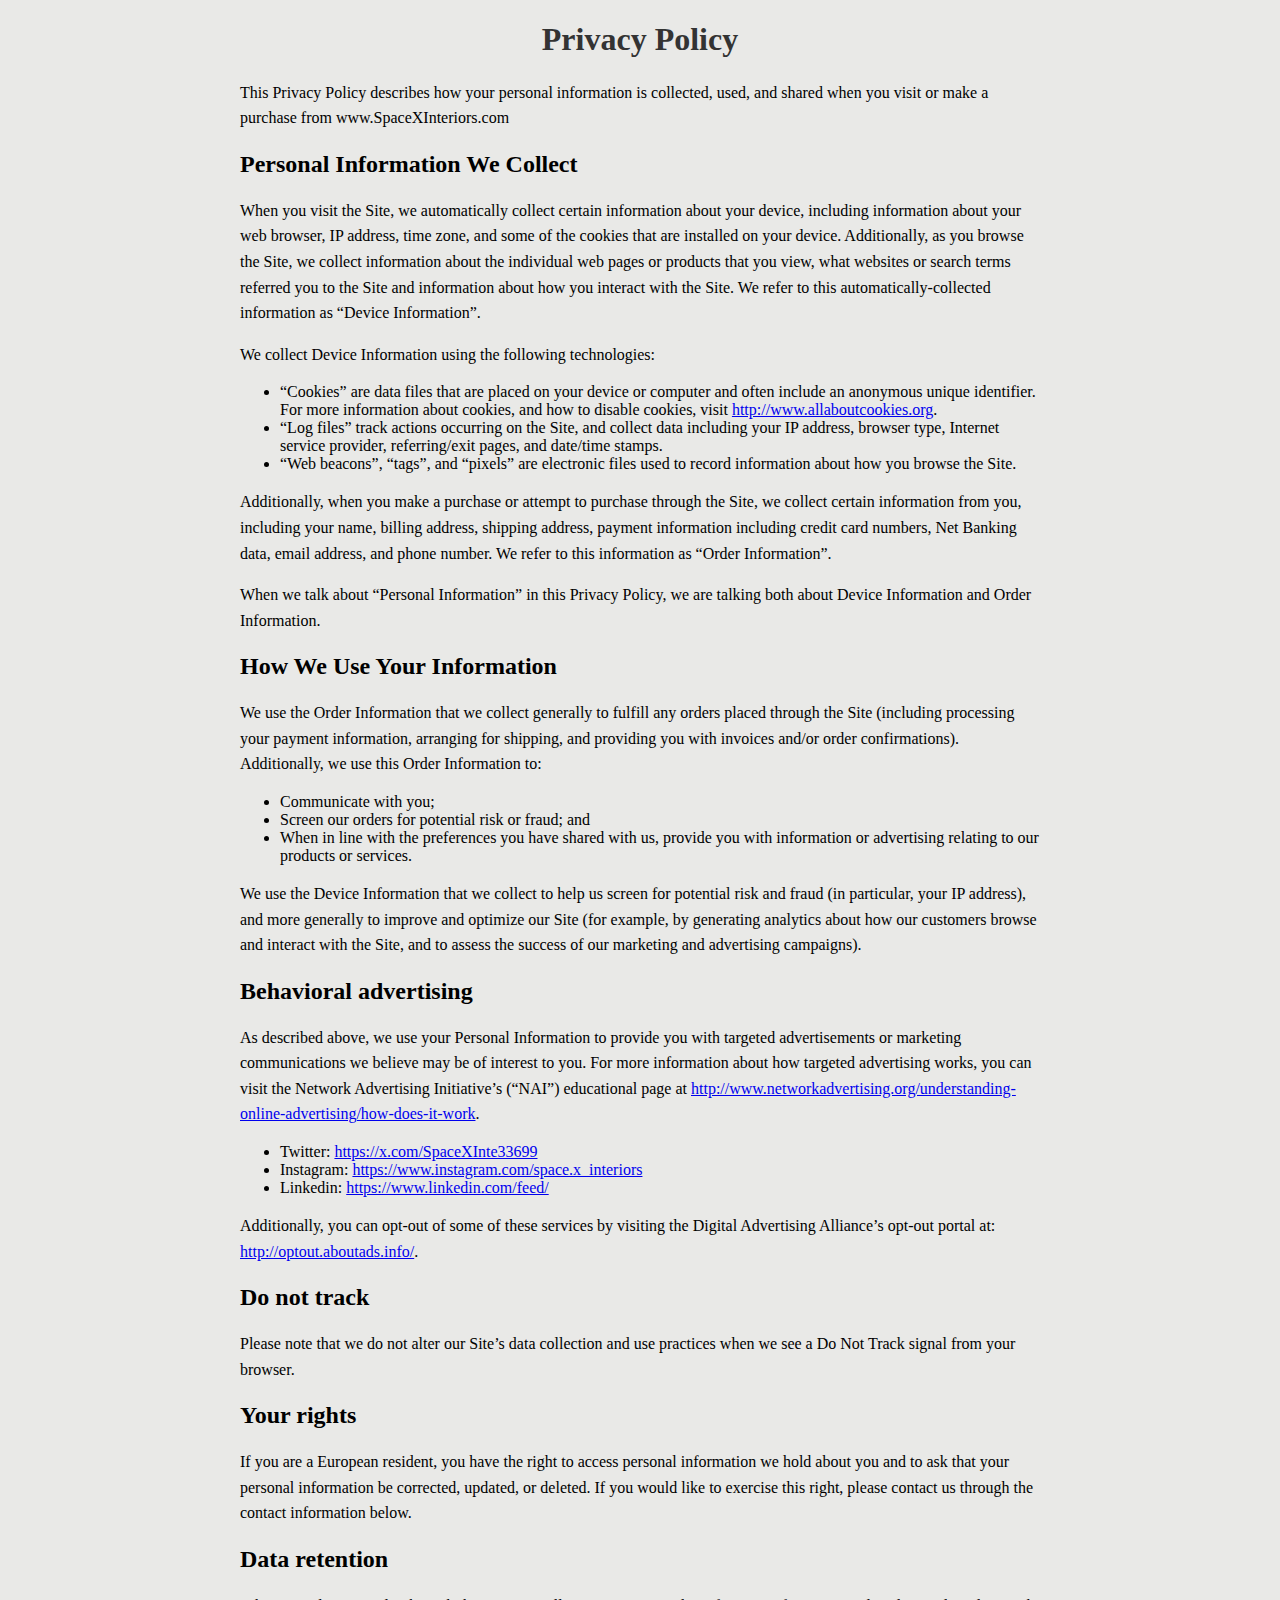
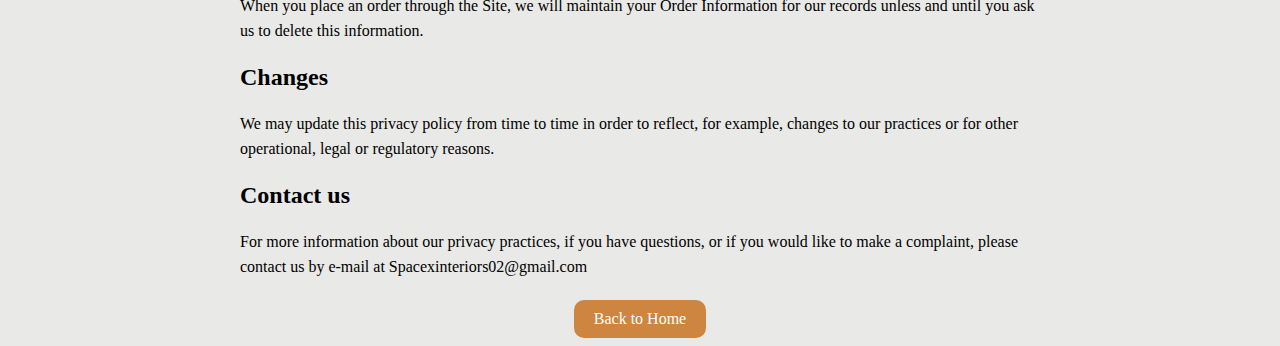
<file: privacy.html>
<!DOCTYPE html>
<html lang="en">

<head>
    <meta charset="UTF-8">
    <meta name="viewport" content="width=device-width, initial-scale=1.0">
    <title>Privacy Policy</title>
    <style>
        body {
            background-color: #e9e9e7;
            animation: fadeInAnimation ease 3s;
            animation-iteration-count: 1;
            animation-fill-mode: forwards;
        }

        @keyframes fadeInAnimation {
            0% {
                opacity: 0;
            }

            100% {
                opacity: 1;
            }
        }

        h1 {
            color: #333;
            text-align: center;
        }

        p {
            line-height: 1.6;
            margin-bottom: 10px;
        }

        .container {
            max-width: 800px;
            margin: 0 auto;
        }

        .qwer {
            text-align: center;
            margin-top: 20px;
            /* Optional: Add some margin to the top for spacing */
        }

        .btn {
            background-color: peru;
            text-decoration: none;
            color: white;
            border-radius: 10px;
            padding: 10px 20px;
            display: inline-block;
        }
    </style>
</head>

<body>
    <div class="container">
        <h1>Privacy Policy</h1>
        <p>This Privacy Policy describes how your personal information is collected, used, and shared when you visit or
            make a purchase from www.SpaceXInteriors.com</p>

        <h2>Personal Information We Collect</h2>
        <p>When you visit the Site, we automatically collect certain information about your device, including
            information about your web browser, IP address, time zone, and some of the cookies that are installed on
            your device. Additionally, as you browse the Site, we collect information about the individual web pages or
            products that you view, what websites or search terms referred you to the Site and information about how you
            interact with the Site. We refer to this automatically-collected information as “Device Information”.</p>

        <p>We collect Device Information using the following technologies:</p>
        <ul>
            <li>“Cookies” are data files that are placed on your device or computer and often include an anonymous
                unique identifier. For more information about cookies, and how to disable cookies, visit <a
                    href="http://www.allaboutcookies.org">http://www.allaboutcookies.org</a>.</li>
            <li>“Log files” track actions occurring on the Site, and collect data including your IP address, browser
                type, Internet service provider, referring/exit pages, and date/time stamps.</li>
            <li>“Web beacons”, “tags”, and “pixels” are electronic files used to record information about how you browse
                the Site.</li>
        </ul>
        <p>Additionally, when you make a purchase or attempt to purchase through the Site, we collect certain
            information from you, including your name, billing address, shipping address, payment information including
            credit card numbers, Net Banking data, email address, and phone number. We refer to this information as
            “Order Information”.</p>
        <p>When we talk about “Personal Information” in this Privacy Policy, we are talking both about Device
            Information and Order Information.</p>

        <h2>How We Use Your Information</h2>
        <p>We use the Order Information that we collect generally to fulfill any orders placed through the Site
            (including processing your payment information, arranging for shipping, and providing you with invoices
            and/or order confirmations). Additionally, we use this Order Information to:</p>
        <ul>
            <li>Communicate with you;</li>
            <li>Screen our orders for potential risk or fraud; and</li>
            <li>When in line with the preferences you have shared with us, provide you with information or advertising
                relating to our products or services.</li>
        </ul>
        <p>We use the Device Information that we collect to help us screen for potential risk and fraud (in particular,
            your IP address), and more generally to improve and optimize our Site (for example, by generating analytics
            about how our customers browse and interact with the Site, and to assess the success of our marketing and
            advertising campaigns).</p>

        <h2>Behavioral advertising</h2>
        <p>As described above, we use your Personal Information to provide you with targeted advertisements or marketing
            communications we believe may be of interest to you. For more information about how targeted advertising
            works, you can visit the Network Advertising Initiative’s (“NAI”) educational page at <a
                href="http://www.networkadvertising.org/understanding-online-advertising/how-does-it-work">http://www.networkadvertising.org/understanding-online-advertising/how-does-it-work</a>.
        </p>
        <ul>
            <li>Twitter: <a href="https://x.com/SpaceXInte33699">https://x.com/SpaceXInte33699</a></li>
            <li>Instagram: <a
                    href="https://www.instagram.com/space.x_interiors">https://www.instagram.com/space.x_interiors</a>
            </li>
            <li>Linkedin: <a href="https://www.linkedin.com/feed/">https://www.linkedin.com/feed/</a></li>
        </ul>
        <p>Additionally, you can opt-out of some of these services by visiting the Digital Advertising Alliance’s
            opt-out portal at: <a href="http://optout.aboutads.info/">http://optout.aboutads.info/</a>.</p>

        <h2>Do not track</h2>
        <p>Please note that we do not alter our Site’s data collection and use practices when we see a Do Not Track
            signal from your browser.</p>

        <h2>Your rights</h2>
        <p>If you are a European resident, you have the right to access personal information we hold about you and to
            ask that your personal information be corrected, updated, or deleted. If you would like to exercise this
            right, please contact us through the contact information below.</p>

        <h2>Data retention</h2>
        <p>When you place an order through the Site, we will maintain your Order Information for our records unless and
            until you ask us to delete this information.</p>

        <h2>Changes</h2>
        <p>We may update this privacy policy from time to time in order to reflect, for example, changes to our
            practices or for other operational, legal or regulatory reasons.</p>

        <h2>Contact us</h2>
        <p>For more information about our privacy practices, if you have questions, or if you would like to make a
            complaint, please contact us by e‑mail at Spacexinteriors02@gmail.com</p>

        <div class="qwer">
            <a href="index.html" class="btn btn-block">Back to Home</a>
        </div>
    </div>
</body>

</html>
</file>
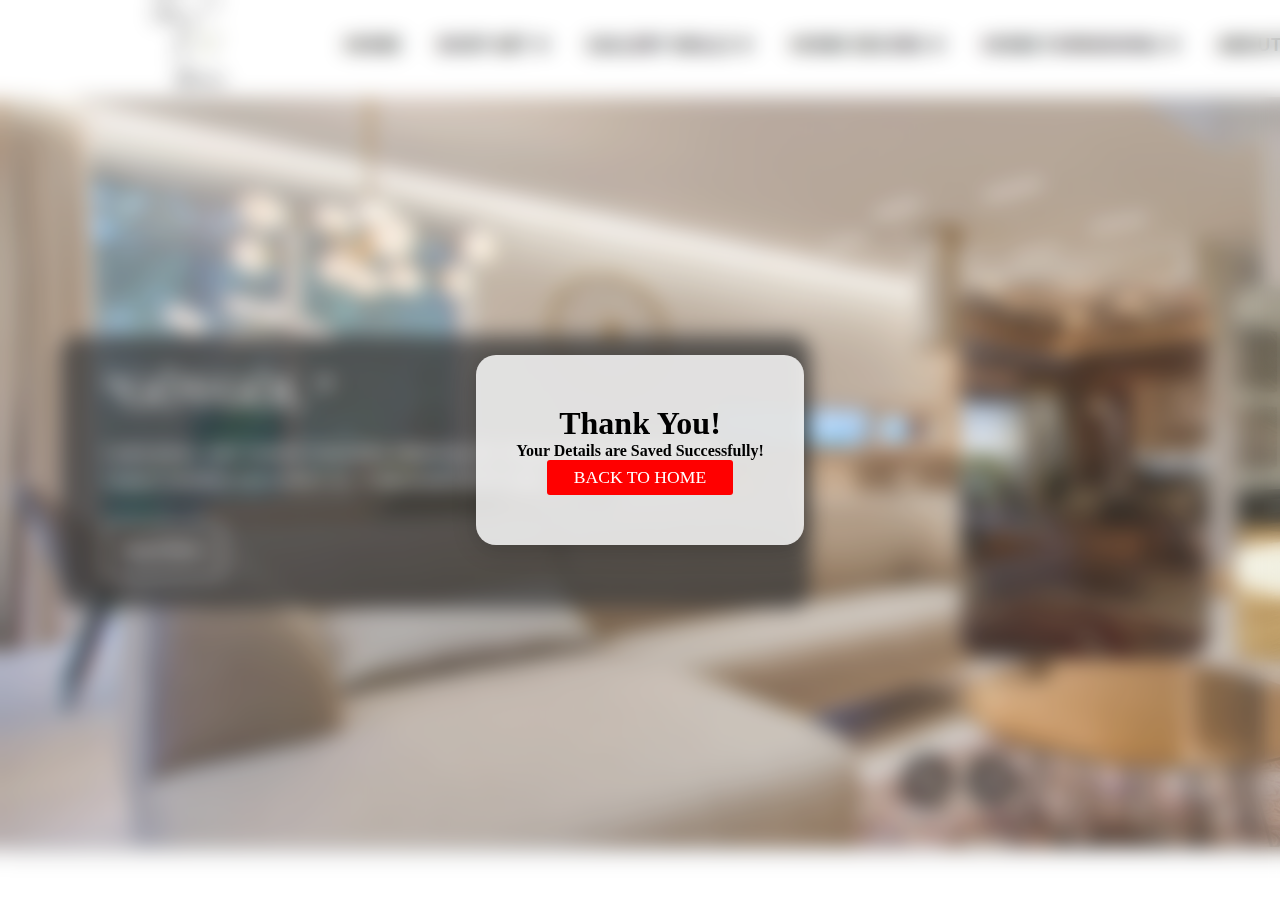
<file: contactme/index1.html>
<!DOCTYPE html>
<html lang="en">
<head>
    <meta charset="UTF-8">
    <meta name="viewport" content="width=device-width, initial-scale=1.0">
    <title>Document</title>

    <style>*{
    margin: 0;
    padding: 0;
    box-sizing: border-box;
}
body{
    min-height: 100vh; 
    overflow-x: hidden;
}
.image{
    justify-content: center;
    align-items: center;
}
.popup-screen{
    z-index: 999999;
    position: fixed;
    background: rgba(255, 255, 255, 0.1);
    backdrop-filter: blur(10px);
    width: 100%;
    height: 100vh;
    display: flex;
    justify-content: center;
    align-items: center;
}
.popup-box{
    position: relative;
    background: rgba(255, 255, 255, 0.8);
    backdrop-filter: blur(10px);
    max-width: 350px;
    display: flex;
    justify-content: center;
    align-items: center;
    flex-direction: column;
    margin: 20px;
    padding: 50px 40px;
    border-radius: 20px;
    box-shadow: 0 5px 25px rgb(0 0 0 / 20%);
}
.popup-box h2{
    font-size: 2.1;
    font-weight: 800;
    margin-bottom: 20px;
}
.popup-box p{
    font-size: 1em;
    margin-bottom: 30px;
}
.popup-box .btn{
    color: #fff;
    background-color: red;
    font-size: 1.1em;
    font-weight: 500;
    text-decoration: none;
    text-transform: uppercase;
    padding: 7px 27px;
    border-radius: 3px;
}
.close-btn{
    position: absolute;
    font-size: 1em;
    top: 0;
    right: 0;
    margin: 15px;
    cursor: pointer;
    opacity: 0.5;
}
.close-btn:hover{
    opacity: 1;
}</style>
<link rel="stylesheet" href="https://cdnjs.cloudflare.com/ajax/libs/font-awesome/4.7.0/css/font-awesome.min.css">
</head>
<body>
    <div class="popup-screen">
        <div class="popup-box">
            <i class="fas fa-time close-btn"></i>
    
            <h1 class="display-4 mt-2 text-danger">Thank You!</h1>
            <h4 class="text-success">Your Details are Saved Successfully!</h4>
            
            <a href="../index.html" class="btn">BACK TO HOME</a>
    
        </div>
    </div>
    <div class="image">
        <img src="Screenshot (24).png" alt="">
    </div>
</body>
</html>
</file>
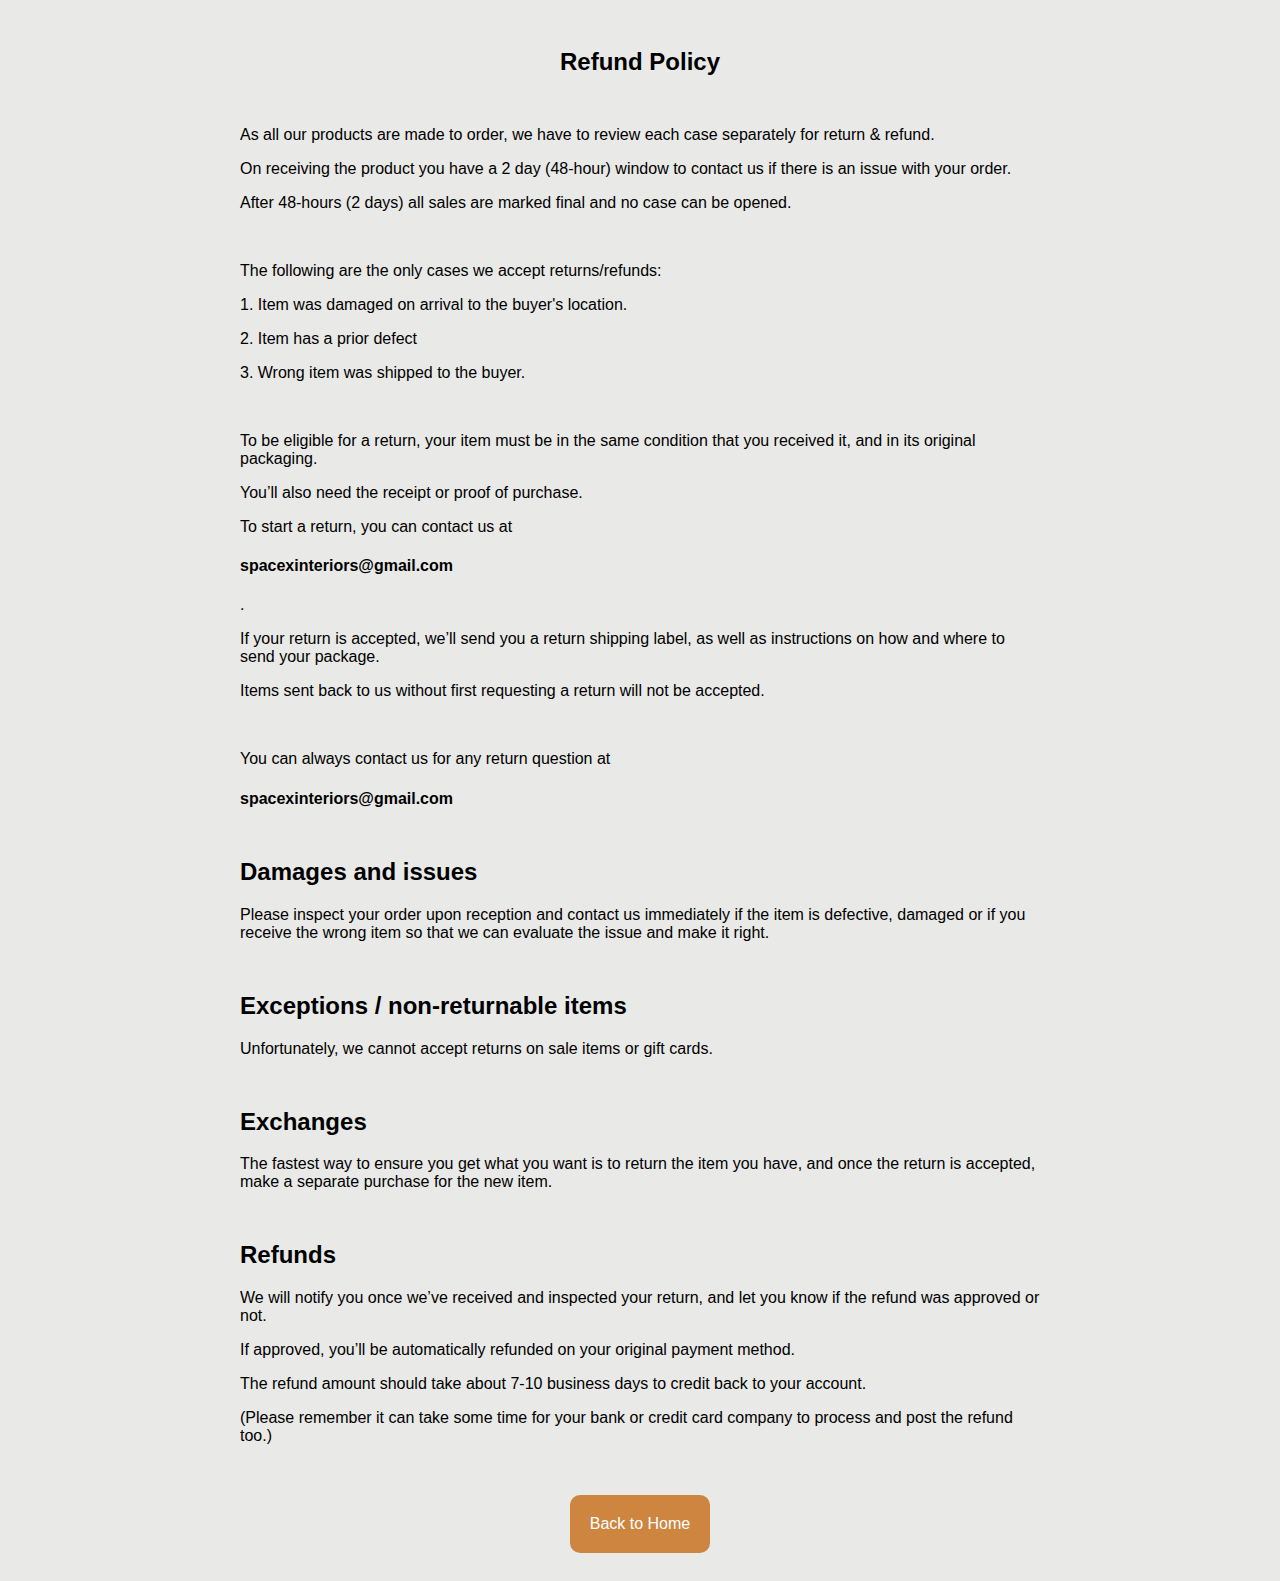
<file: refund policy/index (4).html>
<!DOCTYPE html>
<html lang="en">
<head>
    <meta charset="UTF-8">
    <meta name="viewport" content="width=device-width, initial-scale=1.0">
    <title>Refund Policy</title>
    <style>
        body {
            background-color: #e9e9e7;
            animation: fadeInAnimation ease 3s;
            animation-iteration-count: 1;
            animation-fill-mode: forwards;
        }

        @keyframes fadeInAnimation {
            0% {
                opacity: 0;
            }
            100% {
                opacity: 1;
            }
        }

        .container {
            font-family: 'Gill Sans', 'Gill Sans MT', Calibri, 'Trebuchet MS', sans-serif;
            font-variant: initial;
            max-width: 800px;
            margin: 0 auto;
            padding: 20px;
        }

        .policy {
            text-align: center;
        }

        .refund, .specs, .terms, .contact, .dam, .exp, .exh, .ref {
            margin-top: 50px;
        }

        .contact h4 {
            display: inline;
        }

        .center-button-container {
            display: flex;
            justify-content: center;
            margin-top: 50px;
        }

        .center-button-container .btn {
            background-color: peru;
            text-decoration: none;
            color: white;
            border-radius: 10px;
            padding: 20px 20px;
        }
    </style>
</head>
<body>
<div class="container">
    <h2 class="policy">Refund Policy</h2>
    <div class="refund">
        <p>As all our products are made to order, we have to review each case separately for return & refund.</p>
        <p>On receiving the product you have a 2 day (48-hour) window to contact us if there is an issue with your order.</p>
        <p>After 48-hours (2 days) all sales are marked final and no case can be opened.</p>
    </div>
    <div class="specs">
        <p>The following are the only cases we accept returns/refunds:</p>
        <p>1. Item was damaged on arrival to the buyer's location.</p>
        <p>2. Item has a prior defect</p>
        <p>3. Wrong item was shipped to the buyer.</p>
    </div>
    <div class="terms">
        <p>To be eligible for a return, your item must be in the same condition that you received it, and in its original packaging.</p>
        <p>You’ll also need the receipt or proof of purchase.</p>
        <p class="start">To start a return, you can contact us at <h4>spacexinteriors@gmail.com</h4>.</p>
        <p>If your return is accepted, we’ll send you a return shipping label, as well as instructions on how and where to send your package.</p>
        <p>Items sent back to us without first requesting a return will not be accepted.</p>
        <p class="contact">You can always contact us for any return question at <h4>spacexinteriors@gmail.com</h4></p>
    </div>
    <div class="dam">
        <h2>Damages and issues</h2>
        <p>Please inspect your order upon reception and contact us immediately if the item is defective, damaged or if you receive the wrong item so that we can evaluate the issue and make it right.</p>
    </div>
    <div class="exp">
        <h2>Exceptions / non-returnable items</h2>
        <p>Unfortunately, we cannot accept returns on sale items or gift cards.</p>
    </div>
    <div class="exh">
        <h2>Exchanges</h2>
        <p>The fastest way to ensure you get what you want is to return the item you have, and once the return is accepted, make a separate purchase for the new item.</p>
    </div>
    <div class="ref">
        <h2>Refunds</h2>
        <p>We will notify you once we’ve received and inspected your return, and let you know if the refund was approved or not.</p>
        <p>If approved, you’ll be automatically refunded on your original payment method.</p>
        <p>The refund amount should take about 7-10 business days to credit back to your account.</p>
        <p>(Please remember it can take some time for your bank or credit card company to process and post the refund too.)</p>
    </div>
    <div class="center-button-container">
        <a href="../index.html" class="btn btn-block">Back to Home</a>
    </div>
</div>
</body>
</html>
</file>
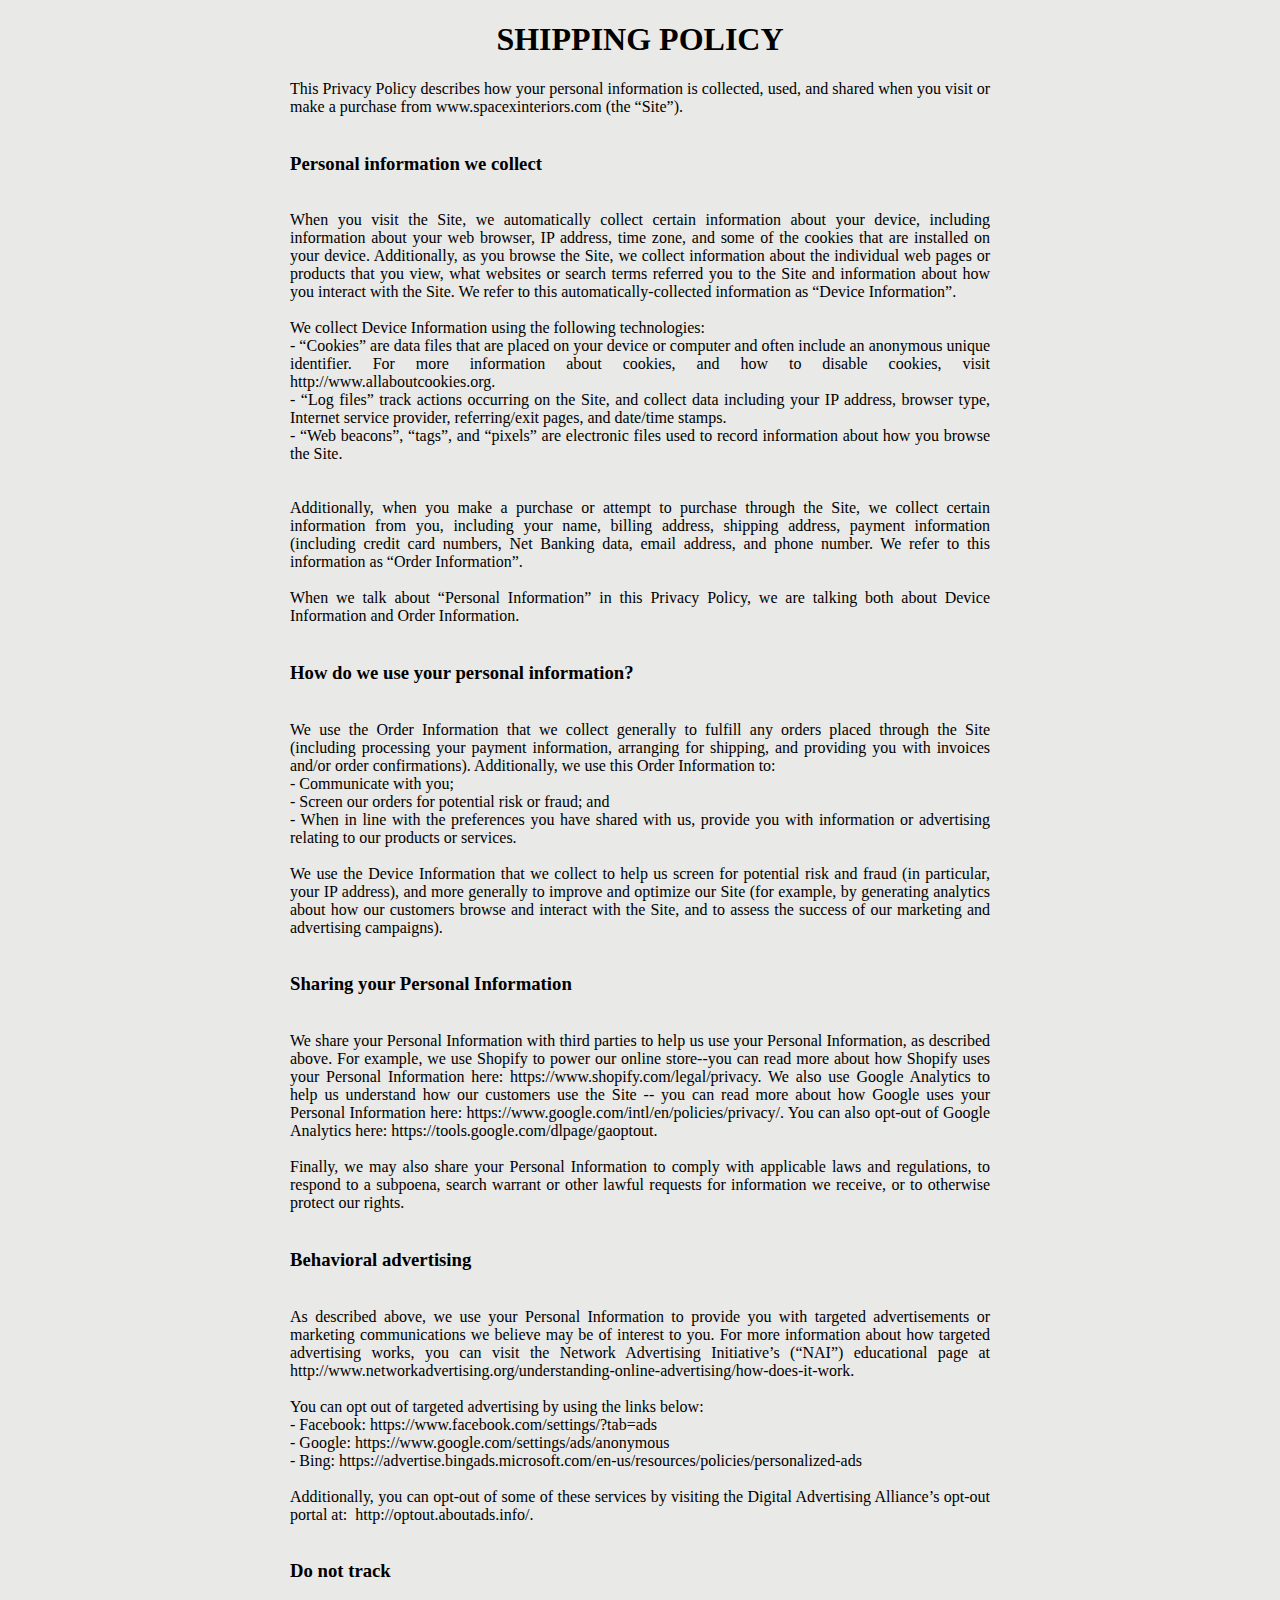
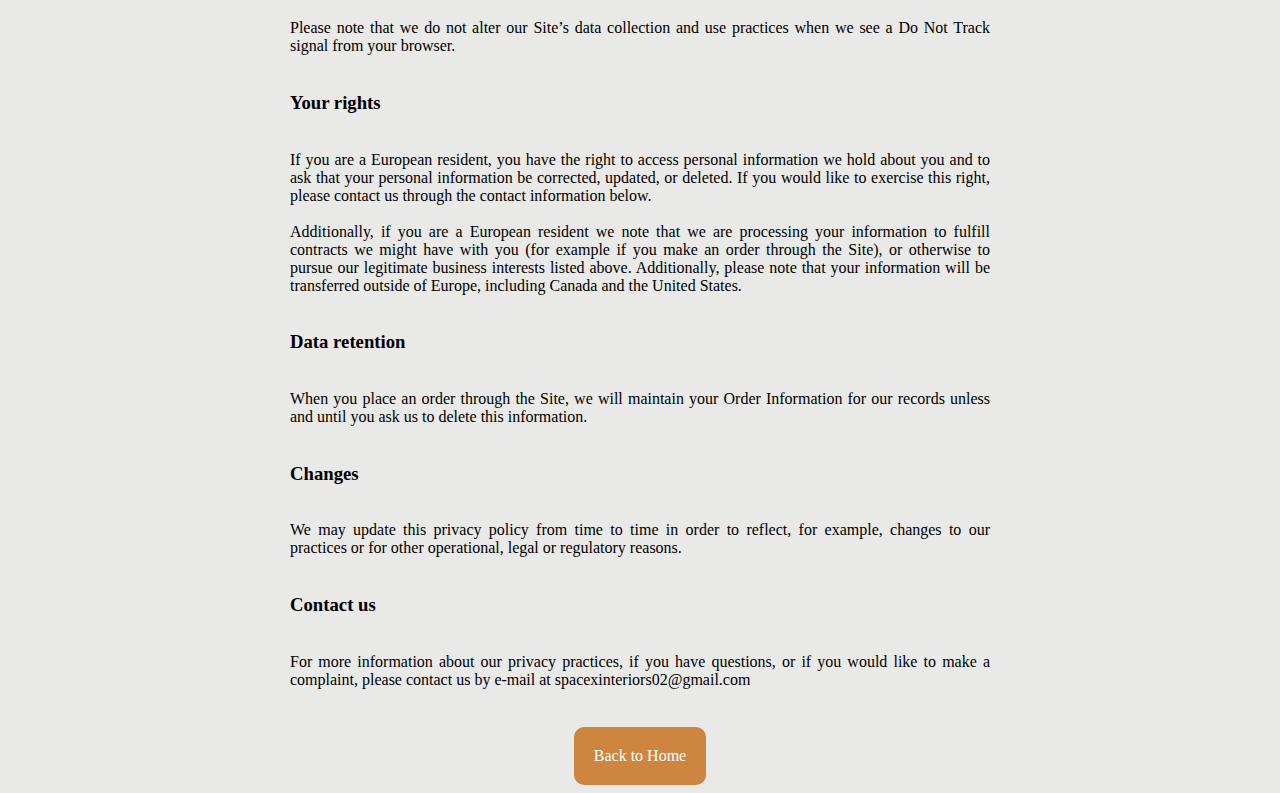
<file: shipping policy/policy.html>
<!DOCTYPE html>
<html lang="en">

<head>
    <meta charset="UTF-8">
    <meta name="viewport" content="width=device-width, initial-scale=1.0">
    <title>Document</title>
    <style>
        body {
            background-color: #e9e9e7;
            animation: fadeInAnimation ease 3s;
            animation-iteration-count: 1;
            animation-fill-mode: forwards;
        }

        @keyframes fadeInAnimation {
            0% {
                opacity: 0;
            }

            100% {
                opacity: 1;
            }
        }

        h1 {
            display: flex;
            justify-content: center;
            align-items: center;
        }

        .rte {
            display: grid;
            height: 100%;
            width: 700px;
            text-align: justify;
            justify-content: center;
            align-items: center;
            margin: auto;
        }

        .button-container {
            display: flex;
            justify-content: center;
            margin-top: 20px;
        }

        .btn {
            background-color: peru;
            text-decoration: none;
            color: white;
            border-radius: 10px;
            padding: 20px 20px;
        }
    </style>
</head>

<body>

    <h1>SHIPPING POLICY</h1>
    <div class="rte">
        This Privacy Policy describes how your personal information is collected, used, and shared when you visit or
        make a
        purchase from www.spacexinteriors.com (the “Site”). <br> <br>
        <h3>Personal information we collect</h3> <br> When
        you visit the Site, we automatically collect certain information about your device, including information about
        your
        web browser, IP address, time zone, and some of the cookies that are installed on your device. Additionally, as
        you
        browse the Site, we collect information about the individual web pages or products that you view, what websites
        or
        search terms referred you to the Site and information about how you interact with the Site. We refer to this
        automatically-collected information as “Device Information”. <br> <br> We collect Device Information using the
        following technologies: <br> - “Cookies” are data files that are placed on your device or computer and often
        include
        an anonymous unique identifier. For more information about cookies, and how to disable cookies, visit
        http://www.allaboutcookies.org. <br> - “Log files” track actions occurring on the Site, and collect data
        including
        your IP address, browser type, Internet service provider, referring/exit pages, and date/time stamps. <br> -
        “Web
        beacons”, “tags”, and “pixels” are electronic files used to record information about how you browse the Site.
        <br><br> <br> Additionally, when you make a purchase or attempt to purchase through the Site, we collect certain
        information from you, including your name, billing address, shipping address, payment information (including
        credit
        card numbers, Net Banking data, email address, and phone number. We refer to this information as “Order
        Information”. <br> <br> When we talk about “Personal Information” in this Privacy Policy, we are talking both
        about
        Device Information and Order Information. <br> <br>
        <h3>How do we use your personal information?</h3> <br>
        We use the Order Information that we collect generally to fulfill any orders placed through the Site (including
        processing your payment information, arranging for shipping, and providing you with invoices and/or order
        confirmations). Additionally, we use this Order Information to: <br> - Communicate with you; <br> - Screen our
        orders for potential risk or fraud; and <br> - When in line with the preferences you have shared with us,
        provide
        you with information or advertising relating to our products or services. <br> <br> We use the Device
        Information
        that we collect to help us screen for potential risk and fraud (in particular, your IP address), and more
        generally
        to improve and optimize our Site (for example, by generating analytics about how our customers browse and
        interact
        with the Site, and to assess the success of our marketing and advertising campaigns). <br><br>
        <h3>Sharing your
            Personal Information</h3> <br> We share your Personal Information with third parties to help us use your
        Personal Information, as described above. For example, we use Shopify to power our online store--you can read
        more
        about how Shopify uses your Personal Information here: https://www.shopify.com/legal/privacy. We also use Google
        Analytics to help us understand how our customers use the Site -- you can read more about how Google uses your
        Personal Information here: https://www.google.com/intl/en/policies/privacy/. You can also opt-out of Google
        Analytics here: https://tools.google.com/dlpage/gaoptout. <br> <br> Finally, we may also share your Personal
        Information to comply with applicable laws and regulations, to respond to a subpoena, search warrant or other
        lawful
        requests for information we receive, or to otherwise protect our rights. <br> <br>
        <h3>Behavioral
            advertising</h3> <br> As described above, we use your Personal Information to provide you with targeted
        advertisements or marketing communications we believe may be of interest to you. For more information about how
        targeted advertising works, you can visit the Network Advertising Initiative’s (“NAI”) educational page at
        http://www.networkadvertising.org/understanding-online-advertising/how-does-it-work. <br> <br> You can opt out
        of
        targeted advertising by using the links below: <br> - Facebook: https://www.facebook.com/settings/?tab=ads <br>
        -
        Google: https://www.google.com/settings/ads/anonymous <br> - Bing:
        https://advertise.bingads.microsoft.com/en-us/resources/policies/personalized-ads <br> <br> Additionally, you
        can
        opt-out of some of these services by visiting the Digital Advertising Alliance’s opt-out portal at:&nbsp;
        http://optout.aboutads.info/. <br> <br>
        <h3>Do not track</h3> <br> Please note that we do not alter our
        Site’s data collection and use practices when we see a Do Not Track signal from your browser. <br> <br>
        <h3>Your
            rights</h3> <br> If you are a European resident, you have the right to access personal information we hold
        about you and to ask that your personal information be corrected, updated, or deleted. If you would like to
        exercise
        this right, please contact us through the contact information below. <br> <br> Additionally, if you are a
        European
        resident we note that we are processing your information to fulfill contracts we might have with you (for
        example if
        you make an order through the Site), or otherwise to pursue our legitimate business interests listed above.
        Additionally, please note that your information will be transferred outside of Europe, including Canada and the
        United States. <br> <br>
        <h3>Data retention</h3> <br> When you place an order through the Site, we will
        maintain your Order Information for our records unless and until you ask us to delete this information. <br>
        <br>
        <h3>Changes</h3> <br> We may update this privacy policy from time to time in order to reflect, for example,
        changes to our practices or for other operational, legal or regulatory reasons. <br> <br>
        <h3>Contact
            us</h3> <br> For more information about our privacy practices, if you have questions, or if you would like
        to make a complaint, please contact us by e‑mail at spacexinteriors02@gmail.com&nbsp;<br><br>
    </div>
    <div class="button-container">
        <a href="../index.html" class="btn">Back to Home</a>
    </div>
</body>

</html>
</file>
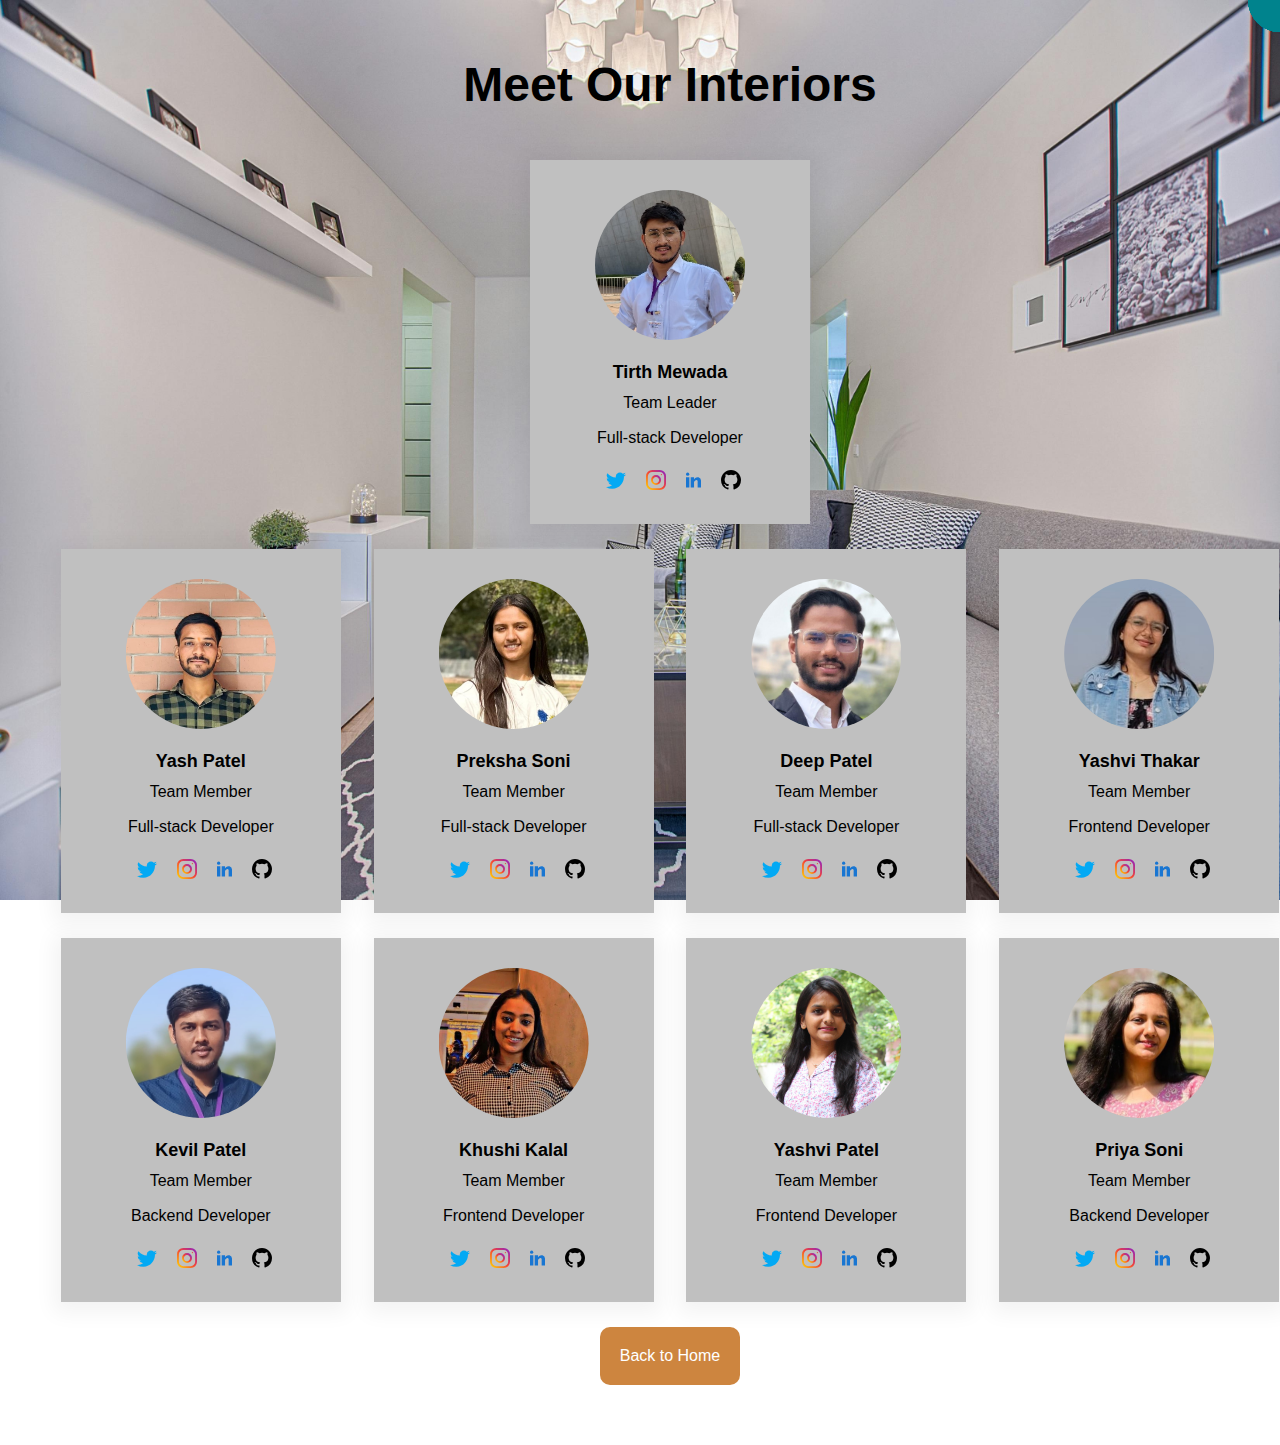
<file: team/team.html>
<!DOCTYPE html>
<html lang="en">
<head>
    <meta charset="UTF-8">
    <meta name="viewport" content="width=device-width, initial-scale=1.0">
    <title>Document</title>
    <link rel="stylesheet" href="C:\Users\deep patel\Desktop\team\team.css">
    <style>
        

* {
    font-family: Nunito, sans-serif;
}

.responsive-cell-block {
    min-height: 75px;
}

.text-blk {
    margin-top: 0px;
    margin-right: 0px;
    margin-bottom: 0px;
    margin-left: 0px;
    line-height: 25px;
}

.responsive-container-block {
    min-height: 75px;
    height: fit-content;
    width: 100%;
    display: flex;
    flex-wrap: wrap;
    margin-top: 0px;
    margin-right: auto;
    margin-bottom: 0px;
    margin-left: auto;
    justify-content: space-evenly;
}

.team-head-text {
    font-size: 48px;
    font-weight: 900;
    text-align: center;
}

.team-head-text {
    line-height: 50px;
    width: 100%;
    margin-top: 0px;
    margin-right: 0px;
    margin-bottom: 50px;
    margin-left: 0px;
}

.container {
    max-width: 1380px;
    margin-top: 60px;
    margin-right: auto;
    margin-bottom: 60px;
    margin-left: auto;
    padding-top: 0px;
    padding-right: 30px;
    padding-bottom: 0px;
    padding-left: 30px;
}

.card {
    text-align: center;
    background-color: #C0C0C0;
    box-shadow: rgba(0, 0, 0, 0.05) 0px 4px 20px 7px;
    display: flex;
    flex-direction: column;
    align-items: center;
    padding-top: 30px;
    padding-right: 25px;
    padding-bottom: 30px;
    padding-left: 25px;
   
}
.card {
    

    &:hover {
        transition: all 0.2s ease-out;
        box-shadow: 0px 4px 8px rgba(38, 38, 38, 0.2);
        top: -4px;
        border: 4px solid black;
        background-color: lightgrey;
    }

    &:before {
        content: "";
        position: absolute;
        z-index: -1;
        top: -16px;
        right: -16px;
        background: #00838d;
        height: 32px;
        width: 32px;
        border-radius: 32px;
        transform: scale(2);
        transform-origin: 50% 50%;
        transition: transform 0.15s ease-out;
    }

    &:hover:before {
        transform: scale(2.15);
    }
}



.card-container {
    width: 280px;
    margin-top: 0px;
    margin-right: 10px;
    margin-bottom: 25px;
    margin-left: 10px;
}

.name {
    margin-top: 20px;
    margin-right: 0px;
    margin-bottom: 5px;
    margin-left: 0px;
    font-size: 18px;
    font-weight: 800;
}

.position {
    margin-top: 0px;
    margin-right: 0px;
    margin-bottom: 10px;
    margin-left: 0px;
}

.feature-text {
    margin-top: 0px;
    margin-right: 0px;
    margin-bottom: 20px;
    margin-left: 0px;
    color: black
    line-height: 30px;
}

.social-icons {
    width: 70px;
    display: flex;
    justify-content: space-between;
    gap: 20px;
    
}

.card .social-icons{
    margin-right: 58px;
}

.team-image-wrapper {
    clip-path: circle(50% at 50% 50%);
    width: 150px;
    height: 150px;
}

.team-member-image {
    max-width: 100%;
    
}



@media (max-width: 500px) {
    .card-container {
        width: 100%;
        margin-top: 0px;
        margin-right: 0px;
        margin-bottom: 25px;
        margin-left: 0px;
    }
}


    </style>
    
</head>
<body background=
"pexels-fotoaibe-1571469.jpg"  style="background-repeat: no-repeat; background-attachment: fixed; 
             background-size: 100% 100%;" >
    


<div class="responsive-container-block container">
    <p class="text-blk team-head-text">
        Meet Our Interiors
    </p>

    <div class="team">
        <div class="responsive-cell-block wk-desk-3 wk-ipadp-3 wk-tab-6 wk-mobile-12 card-container">
            <div class="card" >
                <div class="team-image-wrapper">
                    <img class="team-member-image"
                        src="WhatsApp Image 2024-06-15 at 8.33.36 AM.jpeg">
                </div>
                <p class="text-blk name">
                    Tirth Mewada
                </p>
                <p class="text-blk position">
                    Team Leader
                </p>
                <p class="text-blk feature-text">
                    Full-stack Developer
                </p>
                <div class="social-icons">
                    <a href="https://x.com/tirth_mewada?t=_PSq_n9kTBW8ul3K89_Oag&s=08" target="_blank">
                        <img class="twitter-icon"
                            src="twitter.svg" width="20px" height="20px">
                    </a>
                    <a href="https://www.instagram.com/tirth._.mewada?igsh=eWZqemNmc2VuM2No" target="_blank">
                        <img class="instagram-icon" src="instagram.svg" width="20px" height="20px">
                    </a>
                    
                    <a href="https://www.linkedin.com/in/tirth-mewada-2a1790236?utm_source=share&utm_campaign=share_via&utm_content=profile&utm_medium=android_app" target="_blank">
                        <img class="linkedin-icon" src="linkedin (1).svg" width="15px" height="20px">
                    </a>
                    <a href="https://github.com/tirthmewada" target="_blank">
                        <img class="github-icon" src="github.svg" width="20px" height="20px">
                    </a>
                </div>
            </div>
        </div>
    </div>
    <div class="responsive-container-block">
        
        <div class="responsive-cell-block wk-desk-3 wk-ipadp-3 wk-tab-6 wk-mobile-12 card-container">
            <div class="card">
                <div class="team-image-wrapper">
                    <img class="team-member-image"
                        src="WhatsApp Image 2024-06-18 at 20.47.56_c23eae9a.jpg">
                </div>
                <p class="text-blk name">
                    Yash Patel
                </p>
                <p class="text-blk position">
                    Team Member
                </p>
                <p class="text-blk feature-text">
                    Full-stack Developer
                </p>
                <div class="social-icons">
                    <a href="https://x.com/YashPatel191723?t=-YN5mHhOV6bKr-JLJGHhsA&s=08" target="_blank">
                        <img class="twitter-icon" src="twitter.svg" width="20px" height="20px">
                    </a>
                    <a href="https://www.instagram.com/its__yash2910?igsh=dWQ3c21sYXFuank0" target="_blank">
                        <img class="instagram-icon" src="instagram.svg" width="20px" height="20px">
                    </a>
                    
                    <a href="https://www.linkedin.com/in/yash-patel-17b654301" target="_blank">
                        <img class="linkedin-icon" src="linkedin (1).svg" width="15px" height="20px">
                    </a>
                    <a href="https://github.com/YashPatel2910" target="_blank">
                        <img class="github-icon" src="github.svg" width="20px" height="20px">
                    </a>
                </div>
            </div>
        </div>
        <div class="responsive-cell-block wk-desk-3 wk-ipadp-3 wk-tab-6 wk-mobile-12 card-container">
            <div class="card">
                <div class="team-image-wrapper">
                    <img class="team-member-image"
                        src="WhatsApp Image 2024-05-24 at 8.43.36 AM.jpeg">
                </div>
                <p class="text-blk name">
                    Preksha Soni
                </p>
                <p class="text-blk position">
                    Team Member
                </p>
                <p class="text-blk feature-text">
                    Full-stack Developer
                </p>
                <div class="social-icons">
                    <a href="https://x.com/preksha_soni13?t=hWdbEQzfPXfGTtJ2J_mmgA&s=09" target="_blank">
                        <img class="twitter-icon" src="twitter.svg" width="20px" height="20px">
                    </a>
                    <a href="https://www.instagram.com/prekshasoni_13?igsh=cHQyNmsyZ3c4dWdu" target="_blank">
                        <img class="instagram-icon" src="instagram.svg" width="20px" height="20px">
                    </a>
                    
                    <a href="https://www.linkedin.com/in/preksha-soni-39910b306?utm_source=share&utm_campaign=share_via&utm_content=profile&utm_medium=android_app" target="_blank">
                        <img class="linkedin-icon" src="linkedin (1).svg" width="15px" height="20px">
                    </a>
                    <a href="https://github.com/prekshasoni13" target="_blank">
                        <img class="github-icon" src="github.svg" width="20px" height="20px">
                    </a>
                </div>
            </div>
        </div>
        <div class="responsive-cell-block wk-desk-3 wk-ipadp-3 wk-tab-6 wk-mobile-12 card-container">
            <div class="card">
                <div class="team-image-wrapper">
                    <img class="team-member-image"
                        src="IMG-20240212-WA0138.jpg">
                </div>
                <p class="text-blk name">
                    Deep Patel
                </p>
                <p class="text-blk position">
                    Team Member
                </p>
                <p class="text-blk feature-text">
                    Full-stack Developer
                </p>
                <div class="social-icons">
                    <a href="https://x.com/DeepPat70958514" target="_blank">
                        <img class="twitter-icon" src="twitter.svg" width="20px" height="20px">
                    </a>
                    <a href="https://www.instagram.com/typically_deep106/?next=https%3A%2F%2Fwww.instagram.com%2Freels%2FCzTvNFHvLpI%2F%3F__coig_login%3D1" target="_blank">
                        <img class="instagram-icon" src="instagram.svg" width="20px" height="20px">
                    </a>
                    
                    <a href="https://www.linkedin.com/in/deep-patel-8b1342248/" target="_blank">
                        <img class="linkedin-icon" src="linkedin (1).svg" width="15px" height="20px">
                    </a>
                    <a href="https://github.com/Deeppatel1064" target="_blank">
                        <img class="github-icon" src="github.svg" width="20px" height="20px">
                    </a>
                </div>
            </div>
        </div>
        <div class="responsive-cell-block wk-desk-3 wk-ipadp-3 wk-tab-6 wk-mobile-12 card-container">
            <div class="card">
                <div class="team-image-wrapper">
                    <img class="team-member-image"
                        src="WhatsApp Image 2024-05-23 at 9.35.52 PM.jpeg">
                </div>
                <p class="text-blk name">
                    Yashvi Thakar
                </p>
                <p class="text-blk position">
                    Team Member
                </p>
                <p class="text-blk feature-text">
                    Frontend Developer
                </p>
                <div class="social-icons">
                    <a href="https://x.com/pihu96821432723?t=ir6cUqJRG9LhcN_vq0NAbg&s=08" target="_blank">
                        <img class="twitter-icon" src="twitter.svg" width="20px" height="20px">
                    </a>
                    <a href="https://www.instagram.com/yashvi028_?igsh=aWt2dWk1cm1iNzQ2" target="_blank">
                        <img class="instagram-icon" src="instagram.svg" width="20px" height="20px">
                    </a>
                    
                    <a href="https://www.linkedin.com/in/yashvi-thakar-b9153a246?utm_source=share&utm_campaign=share_via&utm_content=profile&utm_medium=android_app" target="_blank">
                        <img class="linkedin-icon" src="linkedin (1).svg" width="15px" height="20px">
                    </a>
                    <a href="https://github.com/yashvithakar" target="_blank">
                        <img class="github-icon" src="github.svg" width="20px" height="20px">
                    </a>
                </div>
            </div>
        </div>
        <div class="responsive-cell-block wk-desk-3 wk-ipadp-3 wk-tab-6 wk-mobile-12 card-container">
            <div class="card">
                <div class="team-image-wrapper">
                    <img class="team-member-image"
                        src="WhatsApp Image 2024-05-23 at 6.35.55 PM.jpeg">
                </div>
                <p class="text-blk name">
                    Kevil Patel
                </p>
                <p class="text-blk position">
                    Team Member
                </p>
                <p class="text-blk feature-text">
                    Backend Developer
                </p>
                <div class="social-icons">
                    <a href="https://www.twitter.com" target="_blank">
                        <img class="twitter-icon" src="twitter.svg" width="20px" height="20px">
                    </a>
                    <a href="https://www.instagram.com" target="_blank">
                        <img class="instagram-icon" src="instagram.svg" width="20px" height="20px">
                    </a>
                    
                    <a href="https://www.linkedin.com" target="_blank">
                        <img class="linkedin-icon" src="linkedin (1).svg" width="15px" height="20px">
                    </a>
                    <a href="https://www.github.com" target="_blank">
                        <img class="github-icon" src="github.svg" width="20px" height="20px">
                    </a>
                </div>
            </div>
        </div>
        <div class="responsive-cell-block wk-desk-3 wk-ipadp-3 wk-tab-6 wk-mobile-12 card-container">
            <div class="card">
                <div class="team-image-wrapper">
                    <img class="team-member-image"
                        src="WhatsApp Image 2024-05-24 at 8.41.11 AM.jpeg">
                </div>
                <p class="text-blk name">
                    Khushi Kalal
                </p>
                <p class="text-blk position">
                    Team Member
                </p>
                <p class="text-blk feature-text">
                    Frontend Developer
                </p>
                <div class="social-icons">
                    <a href="https://www.twitter.com" target="_blank">
                        <img class="twitter-icon" src="twitter.svg" width="20px" height="20px">
                    </a>
                    <a href="https://www.instagram.com" target="_blank">
                        <img class="instagram-icon" src="instagram.svg" width="20px" height="20px">
                    </a>
                    
                    <a href="https://www.linkedin.com" target="_blank">
                        <img class="linkedin-icon" src="linkedin (1).svg" width="15px" height="20px">
                    </a>
                    <a href="https://www.github.com" target="_blank">
                        <img class="github-icon" src="github.svg" width="20px" height="20px">
                    </a>
                </div>
            </div>
        </div>
        <div class="responsive-cell-block wk-desk-3 wk-ipadp-3 wk-tab-6 wk-mobile-12 card-container">
            <div class="card">
                <div class="team-image-wrapper">
                    <img class="team-member-image"
                        src="WhatsApp Image 2024-05-24 at 8.39.32 AM.jpeg">
                </div>
                <p class="text-blk name">
                    Yashvi Patel
                </p>
                <p class="text-blk position">
                    Team Member
                </p>
                <p class="text-blk feature-text">
                    Frontend Developer
                </p>
                <div class="social-icons">
                    <a href="https://x.com/PatelYashvi27" target="_blank">
                        <img class="twitter-icon" src="twitter.svg" width="20px" height="20px">
                    </a>
                    <a href="https://www.instagram.com/yashvi_2707?igsh=eXBnanRkMHQxOWlu&utm_source=qr" target="_blank">
                        <img class="instagram-icon" src="instagram.svg" width="20px" height="20px">
                    </a>
                    
                    <a href="https://www.linkedin.com/in/patel-yashvi-561965286?utm_source=share&utm_campaign=share_via&utm_content=profile&utm_medium=ios_app" target="_blank">
                        <img class="linkedin-icon" src="linkedin (1).svg" width="15px" height="20px">
                    </a>
                    <a href="https://github.com/yashviii27" target="_blank">
                        <img class="github-icon" src="github.svg" width="20px" height="20px">
                    </a>
                </div>
            </div>
        </div>
        <div class="responsive-cell-block wk-desk-3 wk-ipadp-3 wk-tab-6 wk-mobile-12 card-container">
            <div class="card">
                <div class="team-image-wrapper">
                    <img class="team-member-image"
                        src="WhatsApp Image 2024-05-24 at 8.39.20 AM.jpeg">
                </div>
                <p class="text-blk name">
                    Priya Soni
                </p>
                <p class="text-blk position">
                    Team Member
                </p>
                <p class="text-blk feature-text">
                    Backend Developer
                </p>
                <div class="social-icons">
                    <a href="https://www.twitter.com" target="_blank">
                        <img class="twitter-icon" src="twitter.svg" width="20px" height="20px">
                    </a>
                    <a href="https://www.instagram.com" target="_blank">
                        <img class="instagram-icon" src="instagram.svg" width="20px" height="20px">
                    </a>
                    
                    <a href="https://www.linkedin.com" target="_blank">
                        <img class="linkedin-icon" src="linkedin (1).svg" width="15px" height="20px">
                    </a>
                    <a href="https://www.github.com" target="_blank">
                        <img class="github-icon" src="github.svg" width="20px" height="20px">
                    </a>
                </div>
            </div>
        </div>
        
    </div>
    <a href="../index.html" class="btn btn-block" style="background-color: peru; text-decoration:none; color:white; border-radius:10px; padding:20px 20px;">Back to Home</a>
</div>


</body>
</html>
</file>
<file: e-gift card/styles.css>
body {
    font-family: Arial, sans-serif;
    margin: 0;
    padding: 0;
    background-color: #f8f9fa;
}

.container {
    display: flex;
    max-width: 1200vh;
    margin: 20px auto;
    border: 1px solid #ccc;
    box-shadow: 0 0 10px rgba(0, 0, 0, 0.1);
    border-radius: 8px;
    overflow: hidden;
}

.left-section {
    flex: 1;
    padding: 20px;
    text-align: center;
    overflow: hidden;
}

.right-section {
    flex: 1;
    padding: 20px;
    overflow-y: auto; 
    max-height: calc(100vh - 40px); 
    box-sizing: border-box; 
}

.gift-card-image {
    width: 100%;
    height: auto;
    max-width: 100%;
    border-radius: 10px;
}

h1, h2 {
    font-size: 24px;
    color: #333;
    margin: 20px 0;
}

.price {
    font-size: 18px;
    color: #333;
}

.tax, .rating, .label {
    font-size: 14px;
    color: #666;
}

.rating span {
    font-size: 18px;
    color: #f39c12;
}

.denominations {
    display: flex;
    flex-wrap: wrap;
    gap: 10px;
    margin: 20px 0;
}

.denominations button {
    padding: 10px 20px;
    background-color: #fff;
    border: 1px solid #333;
    border-radius: 4px;
    cursor: pointer;
}

.denominations button:hover {
    background-color: #f1f1f1;
}
.timeline {
    display: flex;
    align-items: center;
    justify-content: space-between;
    margin: 20px 0;
}

.timeline-line {
    flex: 1;
    height: 2px;
    background-color: #ccc;
    margin: 0 10px;
}

.timeline-step {
    display: flex;
    align-items: center;
    flex-direction: column;
    text-align: center;
}

 .timeline-step .icon {
    font-size: 24px;
}

    .timeline-step .date {
    font-size: 14px;
    margin: 5px 0;
} 

.timeline-step .status {
    font-weight: bold;
}



.size-chart a, .wishlist a {
    display: block;
    margin: 10px 0;
    color: #333;
    text-decoration: none;
    font-weight: bold;
}

.buttons {
    margin: 20px 0;
}

.add-to-cart, .buy-it-now {
    padding: 10px 20px;
    border: none;
    border-radius: 4px;
    cursor: pointer;
    width: 100%;
    margin-bottom: 10px;
}

.add-to-cart {
    background-color: #fff;
    border: 1px solid #333;
    color: #333;
}

.add-to-cart:hover {
    background-color: #f1f1f1;
}

.buy-it-now {
    background-color: #b89c5c;
    color: #fff;
}

.buy-it-now:hover {
    background-color: #a3843b;
}

.custom-notice{
    background-color: #f9f9f9;
    padding: 10px;
    margin-bottom: 20px;
}
.accordion {
    margin-bottom: 20px;
}

.accordion-item {
    border-bottom: 1px solid #ccc;
}

.accordion-button {
    background: none;
    border: none;
    text-align: left;
    width: 100%;
    padding: 15px;
    font-size: 16px;
    cursor: pointer;
    outline: none;
    transition: background-color 0.2s;
}

.accordion-button:hover {
    background-color: #f1f1f1;
}

.accordion-content {
    display: none;
    padding: 15px;
    font-size: 14px;
    background-color: #fafafa;
}

.social-sharing {
    text-align: center;
    margin-top: 20px;
}

.social-icon {
    margin: 0 10px;
    text-decoration: none;
    color: #000;
    font-size: 14px;
    display: inline-block;
}

/* Social sharing icons */
.social-icon {
    display: inline-block;
    margin-right: 10px;
    transition: transform 0.3s ease;
}
.social-icon img {
    width: 40px; /* Adjust size as needed */
    height: 40px; /* Adjust size as needed */
}

/* Hover effect */
.social-icon:hover {
    transform: scale(1.1);
}



@media (max-width: 768px) {
    .container {
        flex-direction: column;
    }

    .left-section, .right-section {
        flex: 1 1 100%; 
        order: initial; 
    }

    .gift-card-image {
        border-radius: 8px; 
    }
}
</file>
<file: light and lamp/style.css>
body {
    background-color: white;
    font-family: system-ui;
}

.container {
    width: 1000px;
    margin: auto;
    transition: 0.5s;
}

header {
    display: grid;
    grid-template-columns: 1fr 50px;
    margin-top: 50px;
}

header .shopping {
    position: relative;
    text-align: right;
}

header .shopping img {
    width: 40px;
}

header .shopping span {
    background: red;
    border-radius: 50%;
    display: flex;
    justify-content: center;
    align-items: center;
    color: #fff;
    position: absolute;
    top: -5px;
    left: 80%;
    padding: 3px 10px;
}

.list {
    display: grid;
    grid-template-columns: repeat(3, 1fr);
    column-gap: 10px;
    row-gap: 10px;
    margin-top: 50px;
}

.list .item {
    text-align: center;
    background-color: transparent;
    padding:20px;
    letter-spacing: 1px;
}

.list .item img {
    width: 100%;
    height: 50%;
    border-radius: 15px;
    object-fit: cover;
}

/* image effect*/
.list .item:hover {
    transform: scale(1.05);
    z-index: 2;
}


.list .item p {
    margin: 10px 0 0;
    font-size: 1em;
    color: #333;
}








.list .item .title {
    font-weight: 600;
}

.list .item .price {
    margin: 10px;
}

.list .item button {
    background-color: #1C1F25;
    border-radius: 15px;
    color: #fff;
    width: 100%;
    padding: 10px;
}

.card {
    position: fixed;
    top: 0;
    left: 100%;
    width: 500px;
    background-color: #83807f;
    height: 100vh;
    transition: 0.5s;
}

.active .card {
    left: calc(100% - 500px);
}

.active .container {
    transform: translateX(-200px);
}

.card h1 {
    color: #E8BC0E;
    font-weight: 100;
    margin: 0;
    padding: 0 20px;
    height: 80px;
    display: flex;
    align-items: center;
}

.card .checkOut{
    position: absolute;
    bottom: 0;
    width: 100%;
    display: grid;
    grid-template-columns: repeat(2, 1fr);

}

.card .checkOut div {
    background-color: #fac505;
    width: 100%;
    height: 70px;
    display: flex;
    justify-content: center;
    align-items: center;
    font-weight: bold;
    cursor: pointer;
}

.card .checkOut div:nth-child(2) {
    background-color: #0c59f3;
    color: #fff;
}

.listCard li {
    display: grid;
    grid-template-columns: 100px repeat(3, 1fr);
    color: #fff;
    row-gap: 10px;
}

.listCard li div {
    display: flex;
    justify-content: center;
    align-items: center;
}

.listCard li img {
    width: 70%; 
    margin: 10px;

}

.listCard li button {
    background-color: #fff5;
    border: none;
}

.listCard .count {
    margin: 0 10px;
}




/*imge hover*/

.item :hover{
    transform: scale(1.05);
    z-index: 2;
}


#imge1:hover {
    content: url('ii1.jpg');
    transform: scale(1.05);
    z-index: 2;
}

#imge2:hover {
    content: url('ii2.jpg');
    transform: scale(1.05);
    z-index: 2;
}

#imge3:hover {
    content: url('ii3.jpg');
    transform: scale(1.05);
    z-index: 2;
}

#imge4:hover {
    content: url('ii4.jpg');
    transform: scale(1.05);
    z-index: 2;
}

#imge5:hover {
    content: url('ii5.jpg');
    transform: scale(1.05);
    z-index: 2;
}

#imge6:hover {
    content: url('ii6.jpg');
    transform: scale(1.05);
    z-index: 2;
}
</file>
<file: style1.css>
*{
    margin: 0;
    padding: 0;
    box-sizing: border-box;
}
body{
    min-height: 100vh; 
    overflow-x: hidden;
}
.image{
    justify-content: center;
    align-items: center;
}
.popup-screen{
    z-index: 999999;
    position: fixed;
    background: rgba(255, 255, 255, 0.1);
    backdrop-filter: blur(10px);
    width: 100%;
    height: 100vh;
    display: flex;
    justify-content: center;
    align-items: center;
}
.popup-box{
    position: relative;
    background: rgba(255, 255, 255, 0.8);
    backdrop-filter: blur(10px);
    max-width: 350px;
    display: flex;
    justify-content: center;
    align-items: center;
    flex-direction: column;
    margin: 20px;
    padding: 50px 40px;
    border-radius: 20px;
    box-shadow: 0 5px 25px rgb(0 0 0 / 20%);
}
.popup-box h2{
    font-size: 2.1;
    font-weight: 800;
    margin-bottom: 20px;
}
.popup-box p{
    font-size: 1em;
    margin-bottom: 30px;
}
.popup-box .btn{
    color: #fff;
    background-color: red;
    font-size: 1.1em;
    font-weight: 500;
    text-decoration: none;
    text-transform: uppercase;
    padding: 7px 27px;
    border-radius: 3px;
}
.close-btn{
    position: absolute;
    font-size: 1em;
    top: 0;
    right: 0;
    margin: 15px;
    cursor: pointer;
    opacity: 0.5;
}
.close-btn:hover{
    opacity: 1;
}
</file>
